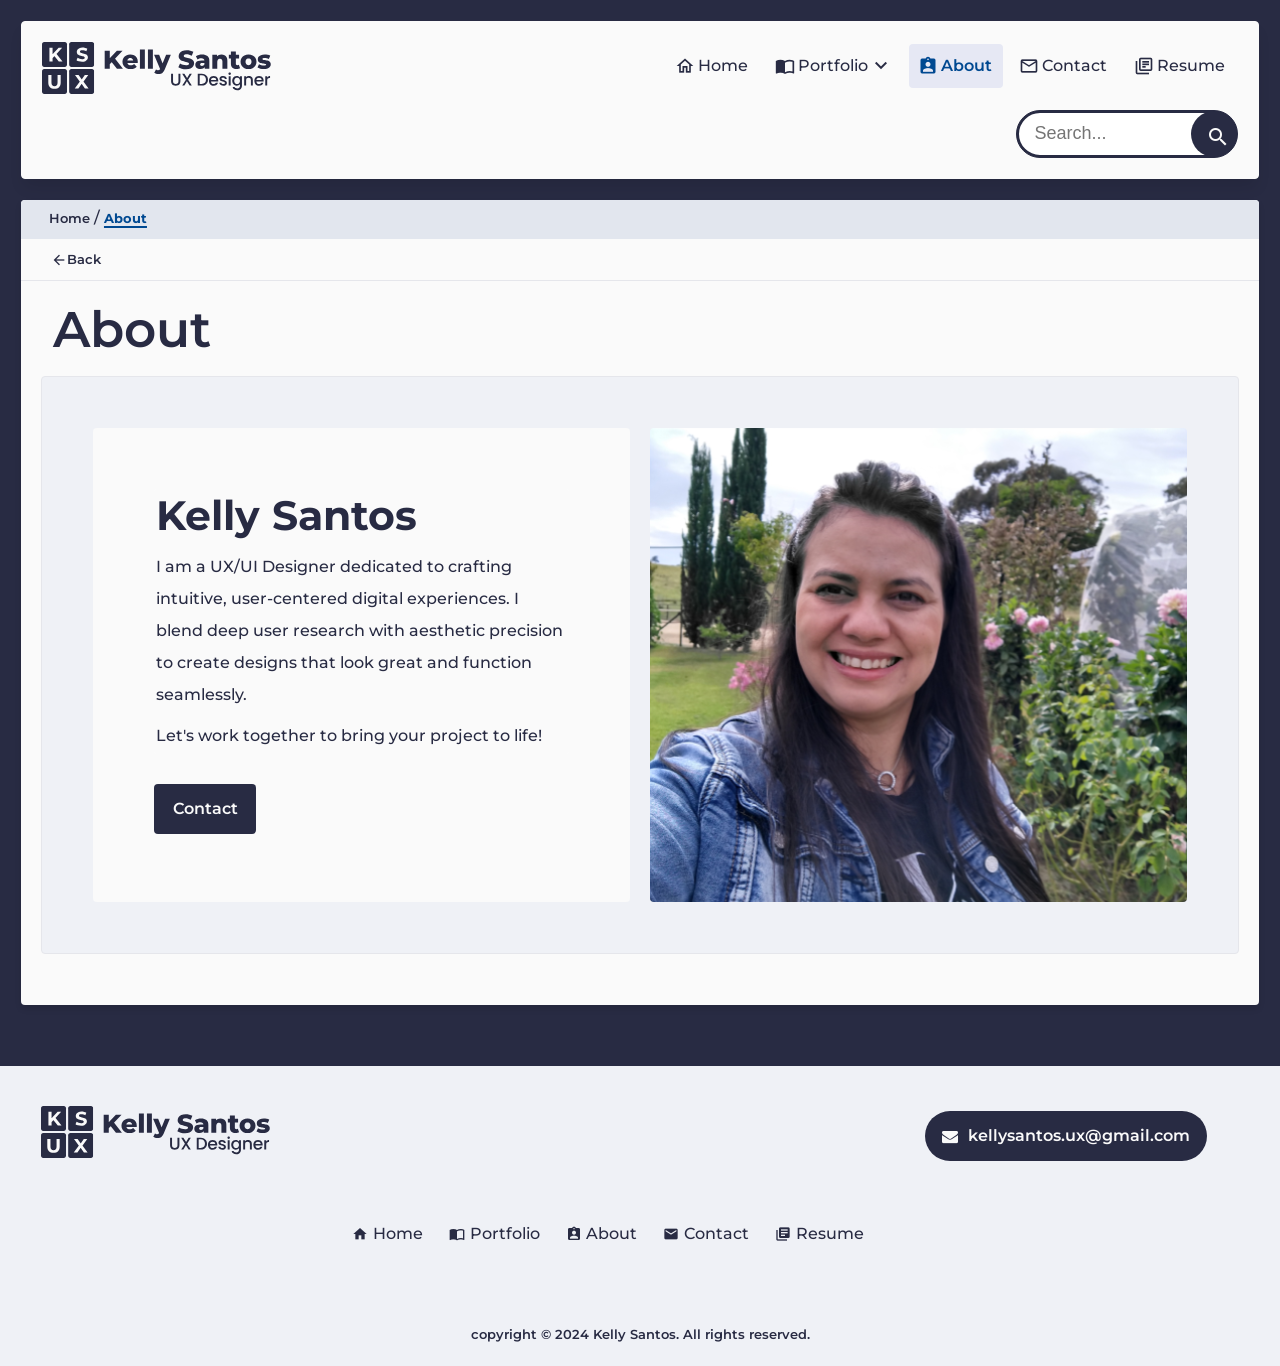
<file: about.html>
<!DOCTYPE html>
<html lang="en">


<head>
  <meta charset="UTF-8">
  <meta http-equiv="X-UA-Compatible" content="IE=edge">
  <meta name="viewport" content="width=device-width, initial-scale=1.0">
  <title>About</title>
  <link rel="icon" type="image/svg" href="Assets/logo/01-ksux-favicon.svg">
  <link rel="stylesheet" href="Style/rootPrimary.css">
  <link rel="stylesheet" href="Style/bodyPrimary.css">
  <link rel="stylesheet" href="Style/header.css">
  <link rel="stylesheet" href="Style/mainMenu.css">
  <link rel="stylesheet" href="Style/menu.css">
  <link rel="stylesheet" href="Style/menu2.css">
  <link rel="stylesheet" href="Style/breadcrumb.css">
  <link rel="stylesheet" href="Style/mainPrimary.css">
  <link rel="stylesheet" href="Style/search.css">
  <link rel="stylesheet" href="Style/back-button.css">
  <link rel="stylesheet" href="Style/mainSection.css">
  <link rel="stylesheet" href="Style/cta-dark.css">

  <link rel="stylesheet" href="Style/about.css">

  <link rel="stylesheet" href="Style/contactMemail.css">

  <link rel="stylesheet" href="Style/bottomNav.css">
  <link rel="stylesheet" href="Style/footerLight.css">
  <link rel="stylesheet" href="Style/bottomNav.css">

  <link rel="stylesheet" href="https://cdnjs.cloudflare.com/ajax/libs/font-awesome/4.7.0/css/font-awesome.min.css">
  <link rel="stylesheet" href="Style/footerNav.css">
  <link href="https://fonts.googleapis.com/icon?family=Material+Icons" rel="stylesheet">
  <link href="https://fonts.googleapis.com/icon?family=Material+Icons+Outlined" rel="stylesheet">

</head>

<body class="body_aboutMe">

  <!-- header_container -->
  <div class="header_container">
    <!-- Header-->
    <header>

      <!-- logo -->
      <a class="a logo" href="index.html">
        <img src="Assets/logo/00-logo-dark.svg" alt="Kelly Santos Logo.">
      </a>

      <!-- logo -->
      <a class="a logo_light" href="index.html">
        <img src="Assets/logo/00-logo-light.svg" alt="Kelly Santos Logo.">
      </a>
      <!-- logo-->

      <!--rightContainer-->
      <div class="rightContainer">

        <!-- nav -->
        <nav>

          <!-- menu__main -->
          <ul class="menu__main">
            <!-- menu__toggle -->
            <li class="menu__toggle__wrap">

              <!-- menu__list-->
              <ul class="menu__list">

                <li class="menu__item">
                  <a class="menu__link" href="index.html">
                    <span class="menu__span"><i class="material-icons-outlined">home</i>
                      Home
                    </span>
                  </a>
                </li>

                <li class="menu__item --has-submenu">

                  <a class="menu__link" href="portfolio.html">
                    <span class="menu__span"> <i class="material-icons-outlined">import_contacts</i> Portfolio
                    </span>
                    <span class="menu__span-dropdown"><i class="material-icons">keyboard_arrow_down</i> </span></a>

                  <!-- submenu -->
                  <ul class="submenu">

                    <li class="submenu__item"> <a class="submenu__link" href="bee-protectors-website.html">Bee
                        Protectors
                        Website</a>
                    </li>

                    <li class="submenu__item"> <a href="box-hill-art-school-app.html" class="submenu__link">Box Hill
                        Art School
                        App </a> </li>

                    <li class="submenu__item"> <a href="cafeteria-app.html" class="submenu__link">Cafeteria App</a>
                    </li>
                  </ul>
                  <!-- submenu -->
                </li>

                <li class="menu__item">
                  <a class="menu__link --active" href="about.html">
                    <span class="menu__span"><i class="material-icons">assignment_ind</i>
                      About
                    </span>
                  </a>
                </li>

                <li class="menu__item">
                  <a class="menu__link" href="contact.html">
                    <span class="menu__span"> <i class="material-icons-outlined">email</i>
                      Contact
                    </span>
                  </a>
                </li>

                <li class="menu__item">
                  <a class="menu__link" href="resume.html">
                    <span class="menu__span"><i class="material-icons-outlined">library_books</i>
                      Resume
                    </span>
                  </a>
                </li>

              </ul>
              <!-- menu__list-->

            </li>
            <!-- menu__toggle -->

          </ul>
          <!-- menu__main -->

        </nav>
        <!-- nav -->



        <!-- Search -->

        <div class="search-wrapper">
          <form class="search-container" action="searchresults.html" method="GET" onsubmit="return validateSearch()">
            <input type="search" id="search-input" name="q" placeholder="Search..." autocomplete="off">
            <button type="submit" class="search-button">
              <i class="material-icons">search</i>
            </button>
          </form>
        </div>

        <!-- Search-link -->

        <a class="search-button-link" href="searchresults.html">
          <i class="material-icons">search</i>
        </a>
        <!-- Search-link -->

        <!-- End Search -->

        <!-- menu2 -->

        <div class="menu2__container">

          <!-- menu2 2 -->
          <span class="menu2__toogle">
            <span class="menu2__span2menu">
              <span class="menu2__toogle-open">
                <i class="material-icons">menu2</i>
              </span>
              <span class="menu2__toogle-close">
                <i class="material-icons">close</i>
              </span>
            </span>
          </span>
          <!-- menu2 2 -->


          <!-- menu2__wrap -->
          <div class="menu2__wrap">

            <!-- menu2__list-->
            <ul class="menu2__list">

              <!-- menu2__item  -->
              <li class="menu2__item ">

                <a class="menu2__link" href="index.html">
                  <span class="menu2__span">
                    <i class="material-icons-outlined">home</i> Home
                  </span>
                </a>

              </li>
              <!-- menu2__item -->


              <!-- menu2__item -->
              <li class="menu2__item --has__submenu2">

                <a class="menu2__link" href="portfolio.html">
                  <span class="menu2__span"> <i class="material-icons-outlined">import_contacts</i>Portfolio
                  </span>
                  <span class="menu2__span-dropdown"><i class="material-icons">keyboard_arrow_down</i>
                  </span></a>

                <!-- submenu2 -->
                <ul class="submenu2">

                  <li class="submenu2__item">
                    <a class="submenu2__link" href="bee-protectors-website.html"> Bee Protectors Website</a>
                  </li>

                  <li class="submenu2__item">
                    <a class="submenu2__link" href="box-hill-art-school-app.html"> Box Hill Art School App</a>
                  </li>

                  <li class="submenu2__item">
                    <a class="submenu2__link" href="cafeteria-app.html"> Cafeteria App</a>
                  </li>

                </ul>
                <!-- submenu2 -->

              </li>


              <!-- menu2__item  -->
              <li class="menu2__item">

                <a class="menu2__link  --active " href="about.html">
                  <span class="menu2__span"><i class="material-icons-outlined"> assignment_ind</i> About
                  </span>
                </a>

              </li>
              <!-- menu2__item  -->

              <!-- menu2__item  -->
              <li class="menu2__item">

                <a class="menu2__link " href="contact.html">
                  <span class="menu2__span"> <i class="material-icons-outlined">email</i> Contact
                  </span>
                </a>

              </li>
              <!-- menu2__item  -->

              <!-- menu2__item  -->
              <li class="menu2__item">

                <a class="menu2__link" href="resume.html">
                  <span class="menu2__span"> <i class="material-icons">library_books</i> Resume
                  </span>
                </a>

              </li>
              <!-- menu2__item --has__submenu2 -->
            </ul>
            <!-- menu2__list-->

          </div>
          <!-- menu2__wrap -->



        </div>
        <!-- menu2 -->


    </header>
    <!-- header -->

  </div>
  <!-- header_container -->

  <!-- main_container -->
  <div class="main_container --main_about">

    <!--main-->
    <main>

      <!--breadcrumb-->
      <div class="container_breadcrumb --new-border_breadcrumb ">
        <ul class="breadcrumb">
          <li><a class="--sm" href="index.html">Home</a></li>
          <li> <a class="active --sm" href="about.html">About</a></li>
        </ul>
      </div>
      <!--breadcrumb-->

      <!--backButton-->
      <div class="backButton">
        <a class="--sm --neutral" href="javascript:void(0)">
          <i class="material-icons"> arrow_back</i>
          Back
        </a>
      </div>
      <!--backButton-->

      <h1>About</h1>
      <!--section-->
      <section class="aboutMe_section"  id="about-section" aria-label="About">
        <!-- containerAboutMe -->
        <div class="containerAboutMe">
          <!-- aboutMe -->


          <div class="aboutMe">

            <!--aboutMe2-->
            <div class="aboutMeimage2">
              <img src="Assets/aboutme/kellySantos.svg" alt="Kelly Santos Logo.">
            </div>
            <!--aboutMe2-->

            <!-- container_description -->
            <div class="container_description">

              <!-- about_description -->
              <div class="about_description">

                <h2 class="bold">Kelly Santos</h2>
                <p>I am a UX/UI Designer dedicated to crafting intuitive, user-centered digital experiences. I blend
                  deep
                  user research with aesthetic precision to create designs that look great and function seamlessly.</p>
                <p>Let's work together to bring your project to life!</p>

              </div>
              <!-- about_description -->

              <!-- ctaLink -->
              <div class="container_link-button">
                <a class="primary" href="contact.html">Contact</a>
              </div>
              <!-- ctaLink -->




            </div>
            <!-- container_description -->
            <!--aboutMeimage-->
            <div class="aboutMeimage">
              <img src="Assets/aboutme/kellySantos.svg" alt="Kelly Santos Logo.">
            </div>
            <!--aboutMeimage-->

          </div>
          <!-- aboutMe -->


          <!-- containerAboutMe -->
        </div>

        <!--sectionHeader-->
      </section>



    </main>
    <!--main-->
  </div>
  <!-- main_container -->
  <!-- bottomNav -->
  <div class="bottomNav">
    <!-- nav -->
    <nav>
      <!-- ul -->
      <ul>
        <li><a href="index.html"><i class="material-icons-outlined">home</i>Home </a></li>
        <li><a href="portfolio.html"><i class="material-icons-outlined">import_contacts</i>Portfolio</a></li>
        <li><a class="active" href="about.html"><i class="material-icons">assignment_ind</i>About</a></li>
        <li><a href="contact.html"><i class="material-icons-outlined">email</i>Contact</a></li>
        <li><a href="resume.html"> <i class="material-icons-outlined"> library_books </i> Resume</a></li>
      </ul>
      <!-- ul -->

    </nav>
    <!-- nav -->

  </div>
  <!-- bottomNav -->


  <footer class="footerLight">

    <!-- brandContact -->
    <div class="brandContact">

      <!-- logo -->
      <a class="a logo" href="index.html">
        <img src="Assets/logo/00-logo-dark.svg" alt="Kelly Santos Logo."> </a>
      <!-- logo-->

      <!-- contact_dark_cta-->
      <div class="contactMemail  --footer">
        <a class="primary" href="mailto:kellysantos.ux@gmail.com"><i class="fa fa-envelope"></i>
          kellysantos.ux@gmail.com</a>
      </div>
      <!-- contact_dark_cta-->
    </div>
    <!-- brandContact -->

    <!-- footerNav -->
    <div class="footerNav">

      <!-- nav -->
      <nav>

        <!-- ul -->
        <ul>
          <li><a href="index.html"><i class="material-icons">home</i>Home</a></li>
          <li><a href="portfolio.html"><i class="material-icons">import_contacts</i>Portfolio</a></li>
          <li><a href="about.html"><i class="material-icons">assignment_ind</i>About</a></li>
          <li><a href="contact.html"><i class="material-icons">email</i>Contact</a></li>
          <li><a href="resume.html"> <i class="material-icons"> library_books </i> Resume</a></li>

        </ul>
        <!-- ul -->

      </nav>
      <!-- nav -->

    </div>
    <!-- footerNav -->

    <!-- Copyright Contact-->
    <small class="sm --b">copyright © 2024 Kelly Santos. All rights reserved. </small>
    <!-- Copyright Contact-->

  </footer>
  <script src="Js/toc.js"></script>
  <script src="Js/toc menu.js"></script>
  <script src="Js/back-navigation-general.js"></script>
  <script src="Js/search.js"></script>
</body>

</html>
</file>
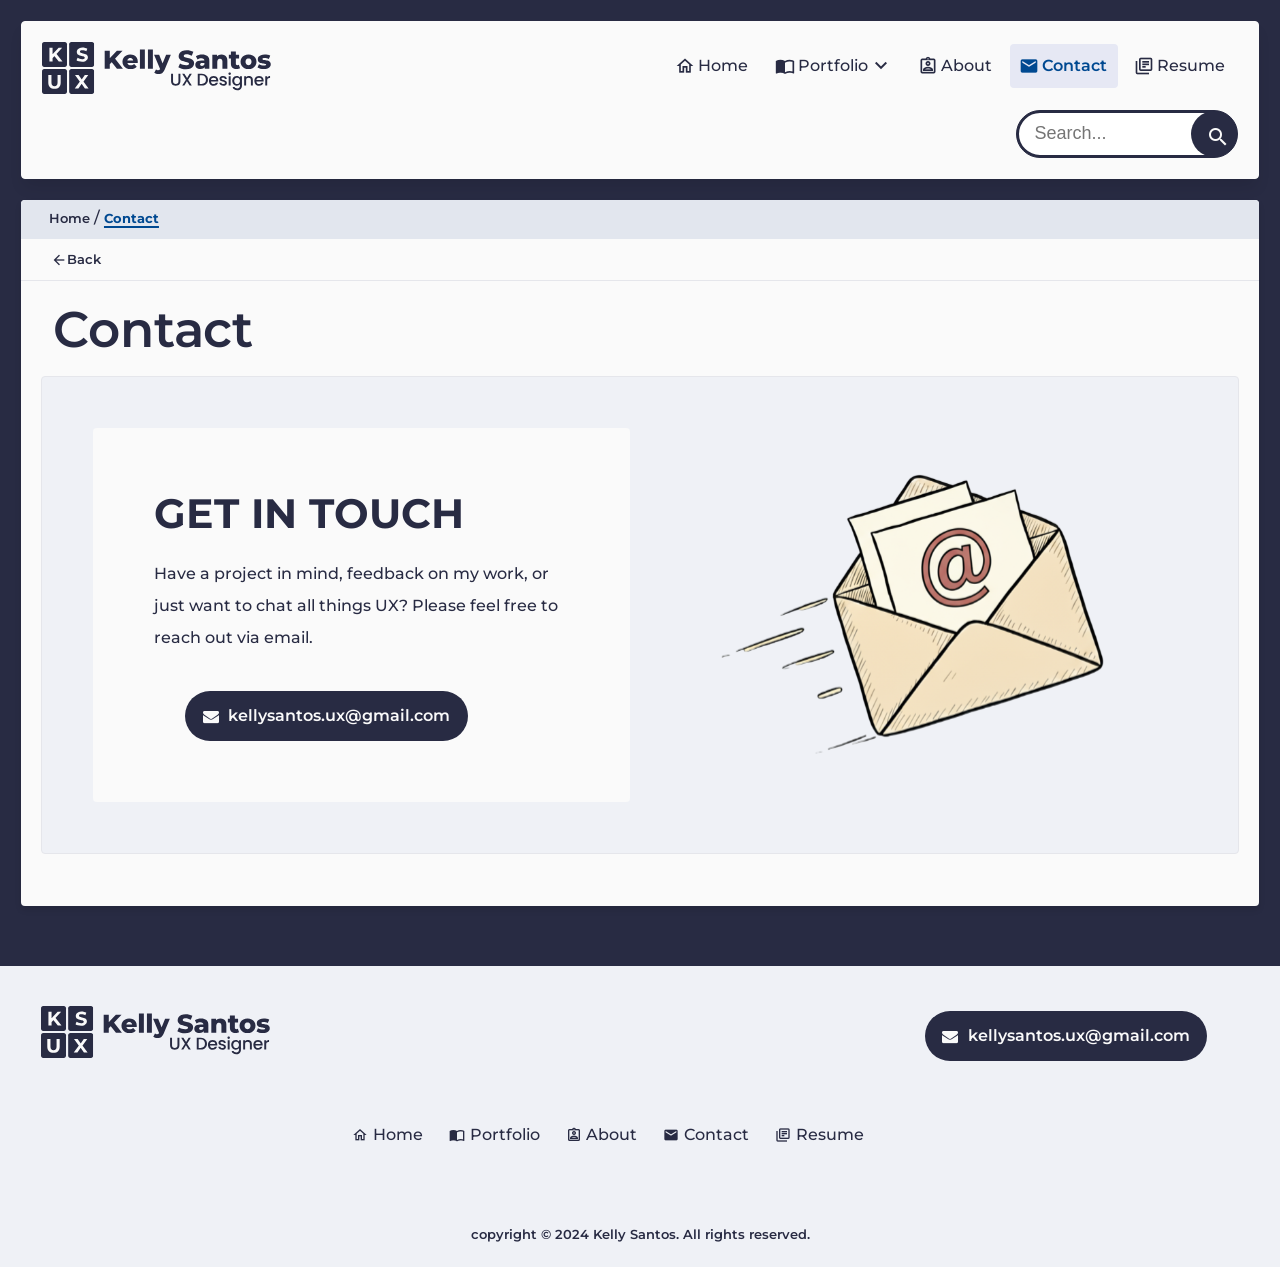
<file: contact.html>
<!DOCTYPE html>
<html lang="en">

<head>
  <meta charset="UTF-8">
  <meta http-equiv="X-UA-Compatible" content="IE=edge">
  <meta name="viewport" content="width=device-width, initial-scale=1.0">
  <title>Contact</title>
  <link rel="icon" type="image/svg" href="Assets/logo/01-ksux-favicon.svg">
  <link rel="stylesheet" href="Style/rootPrimary.css">
  <link rel="stylesheet" href="Style/bodyPrimary.css">
  <link rel="stylesheet" href="Style/header.css">
  <link rel="stylesheet" href="Style/mainMenu.css">
  <link rel="stylesheet" href="Style/menu.css">
  <link rel="stylesheet" href="Style/menu2.css">
  <link rel="stylesheet" href="Style/breadcrumb.css">
  <link rel="stylesheet" href="Style/mainPrimary.css">
  <link rel="stylesheet" href="Style/search.css">
  <link rel="stylesheet" href="Style/back-button.css">
  <link rel="stylesheet" href="Style/mainSection.css">
  <link rel="stylesheet" href="Style/cta-dark.css">

  <link rel="stylesheet" href="Style/contact.css">


  <link rel="stylesheet" href="Style/contactMemail.css">
  <link rel="stylesheet" href="Style/bottomNav.css">
  <link rel="stylesheet" href="Style/footerLight.css">
  <link rel="stylesheet" href="Style/footerNav.css">

  <link rel="stylesheet" href="https://cdnjs.cloudflare.com/ajax/libs/font-awesome/4.7.0/css/font-awesome.min.css">
  <link href="https://fonts.googleapis.com/icon?family=Material+Icons" rel="stylesheet">
      <link href="https://fonts.googleapis.com/icon?family=Material+Icons+Outlined" rel="stylesheet">
</head>

<body class="body_contactMe">

  <!-- header_container -->
  <div class="header_container">

    <!-- Header-->
    <header>

      <!-- logo -->
      <a class="a logo" href="index.html">
        <img src="Assets/logo/00-logo-dark.svg" alt="Kelly Santos Logo.">      </a>


      <!-- logo -->
      <a class="a logo_light" href="index.html">
        <img src="Assets/logo/00-logo-light.svg" alt="Kelly Santos Logo.">      </a>
      <!-- logo-->

      <!--rightContainer-->
      <div class="rightContainer">

        <!-- nav -->
        <nav>

          <!-- menu__main -->
          <ul class="menu__main">
            <!-- menu__toggle -->
            <li class="menu__toggle__wrap">

              <!-- menu__list-->
              <ul class="menu__list">

                <li class="menu__item">
                  <a class="menu__link" href="index.html">
                    <span class="menu__span"><i class="material-icons-outlined">home</i>
                      Home
                    </span>
                  </a>
                </li>

                <li class="menu__item --has-submenu">

                  <a class="menu__link" href="portfolio.html">
                    <span class="menu__span"> <i class="material-icons-outlined">import_contacts</i> Portfolio
                    </span>
                    <span class="menu__span-dropdown"><i class="material-icons">keyboard_arrow_down</i> </span></a>

                  <!-- submenu -->
                  <ul class="submenu">
                    <li class="submenu__item"> <a class="submenu__link" href="bee-protectors-website.html">Bee
                        Protectors
                        Website</a>

                    </li>

                    <li class="submenu__item"> <a href="box-hill-art-school-app.html" class="submenu__link">Box Hill
                        Art School
                        App </a> </li>


                    <li class="submenu__item"> <a href="cafeteria-app.html" class="submenu__link">Cafeteria App</a>
                    </li>
                  </ul>
                  <!-- submenu -->
                </li>

                <li class="menu__item">
                  <a class="menu__link" href="about.html">
                    <span class="menu__span"><i class="material-icons-outlined">assignment_ind</i>
                      About
                    </span>
                  </a>
                </li>

                <li class="menu__item">
                  <a class="menu__link --active" href="contact.html">
                    <span class="menu__span"> <i class="material-icons">email</i>
                      Contact
                    </span>
                  </a>
                </li>

                <li class="menu__item">
                  <a class="menu__link" href="resume.html">
                    <span class="menu__span"><i class="material-icons-outlined">library_books</i>
                      Resume
                    </span>
                  </a>
                </li>

              </ul>
              <!-- menu__list-->

            </li>
            <!-- menu__toggle -->

          </ul>
          <!-- menu__main -->

        </nav>
        <!-- nav -->



        <!-- Search -->

        <div class="search-wrapper">
          <form class="search-container" action="searchresults.html" method="GET" onsubmit="return validateSearch()">
            <input type="search" id="search-input" name="q" placeholder="Search..." autocomplete="off">
            <button type="submit" class="search-button">
              <i class="material-icons">search</i>
            </button>
          </form>
        </div>
        
        <!-- Search-link -->

        <a class="search-button-link" href="searchresults.html">
          <i class="material-icons">search</i>
        </a>

        <!-- Search-link -->
        <!-- End Search -->

        <!-- menu2 -->

        <div class="menu2__container">

          <!-- menu2 2 -->
          <span class="menu2__toogle">
            <span class="menu2__span2menu">
              <span class="menu2__toogle-open">
                <i class="material-icons">menu2</i>
              </span>
              <span class="menu2__toogle-close">
                <i class="material-icons">close</i>
              </span>
            </span>
          </span>
          <!-- menu2 2 -->


          <!-- menu2__wrap -->
          <div class="menu2__wrap">

            <!-- menu2__list-->
            <ul class="menu2__list">

              <!-- menu2__item --has__submenu2 -->
              <li class="menu2__item ">

                <a class="menu2__link" href="index.html">
                  <span class="menu2__span">
                    <i class="material-icons-outlined">home</i> Home
                  </span>
                </a>


              </li>
              <!-- menu2__item --has__submenu2 -->


              <!-- menu2__item --has__submenu2 -->
              <li class="menu2__item --has__submenu2">

                <a class="menu2__link" href="portfolio.html">
                  <span class="menu2__span"> <i class="material-icons">import_contacts</i>Portfolio
                  </span>
                  <span class="menu2__span-dropdown"><i class="material-icons">keyboard_arrow_down</i>
                  </span></a>

                <!-- submenu2 -->
                <ul class="submenu2">

                  <li class="submenu2__item">
                    <a class="submenu2__link" href="bee-protectors-website.html"> Bee Protectors Website</a>
                  </li>


                  <li class="submenu2__item">
                    <a class="submenu2__link" href="box-hill-art-school-app.html"> Box Hill Art School App</a>
                  </li>  


                  <li class="submenu2__item">
                    <a class="submenu2__link" href="cafeteria-app.html"> Cafeteria App</a>
                  </li>

                </ul>
                <!-- submenu2 -->

              </li>


              <!-- menu2__item --has__submenu2 -->
              <li class="menu2__item">

                <a class="menu2__link" href="about.html">
                  <span class="menu2__span"><i class="material-icons-outlined"> assignment_ind</i> About
                  </span>
                </a>

              </li>
              <!-- menu2__item --has__submenu2 -->

              <!-- menu2__item --has__submenu2 -->
              <li class="menu2__item  ">

                <a class="menu2__link --active" href="contact.html">
                  <span class="menu2__span"> <i class="material-icons">email</i> Contact
                  </span>
                </a>

              </li>
              <!-- menu2__item --has__submenu2 -->

              <!-- menu2__item --has__submenu2 -->
              <li class="menu2__item">

                <a class="menu2__link" href="resume.html">
                  <span class="menu2__span"> <i class="material-icons-outlined">library_books</i> Resume
                  </span>
                </a>

              </li>
              <!-- menu2__item --has__submenu2 -->
            </ul>
            <!-- menu2__list-->

          </div>
          <!-- menu2__wrap -->



        </div>
        <!-- menu2 -->
    </header>
    <!-- header -->

  </div>
  <!-- header_container -->

  <!-- main_container -->
  <div class="main_container --main_contact">

    <!--main-->
    <main>

      <!--breadcrumb-->
      <div class="container_breadcrumb --new-border_breadcrumb ">
        <ul class="breadcrumb">
          <li><a class="--sm" href="index.html"> Home</a></li>
          <li> <a class="active --sm" href="contact.html">Contact</a></li>
        </ul>
      </div>
      <!--breadcrumb-->


      <!--backButton-->
      <div class="backButton">
        <a class="--sm --neutral" href="javascript:void(0)">
          <i class="material-icons"> arrow_back</i>
          Back
        </a>
      </div>
      <!--backButton-->
      <h1>Contact</h1>

      <section class="contactMe_section"  id="contact-section" aria-label="Contact">
        <!-- containerContactMe -->
        <div class="containerContactMe">
          <!-- contactMe -->


          <div class="contactMe">

            <!--contactMe2-->
            <div class="contactMeimage2">
              <img src="Assets/00-contact2.svg"
                alt="An illustration shows a light-colored envelope in motion, with two white papers sticking out. The top paper has a large, red 'at' symbol (@) on it.The background is a cool-toned, dark gray with a slight hint of blue.">

            </div>
            <!--contactMe2-->

            <!-- description -->
            <div class="description">

                              <h2 class="bold">GET IN TOUCH</h2>

                <p> Have a project in mind, feedback on my work, or just want to chat all things UX? Please feel free to
                  reach out via email.</p>


                <!-- contact_dark_cta-->
                <div class="contactMemail">
                  <a class="primary" href="mailto:kellysantos.ux@gmail.com"><i class="fa fa-envelope"></i>
                    kellysantos.ux@gmail.com</a>
                </div>
                <!-- contact_dark_cta-->

            </div>
            <!-- description -->
             

            <!--contactMeimage-->
            <div class="contactMeimage">
                     <img src="Assets/00-contact2.svg"
                alt="An illustration shows a light-colored envelope in motion, with two white papers sticking out. The top paper has a large, red 'at' symbol (@) on it.The background is a cool-toned, dark gray with a slight hint of blue.">

            </div>
            <!--contactMeimage-->


          </div>
          <!-- description -->

        </div>
        <!-- contactMe -->


        <!-- containerContactMe -->
  </div>

  <!--sectionHeader-->
</section>
  
  
      
    </main>
    <!--main-->

  </div>
  <!-- main_container -->

  <!-- bottomNav -->
  <div class="bottomNav">
    <!-- nav -->
    <nav>
      <!-- ul -->
      <ul>
        <li><a href="index.html"><i class="material-icons-outlined">home</i>Home</a></li>
        <li><a href="portfolio.html"><i class="material-icons-outlined">import_contacts</i>Portfolio</a></li>
        <li><a href="about.html"><i class="material-icons-outlined">assignment_ind</i>About</a></li>
        <li><a class="active" href="contact.html"><i class="material-icons">email</i>Contact</a></li>
        <li><a href="resume.html"> <i class="material-icons-outlined"> library_books </i> Resume</a></li>
      </ul>
      <!-- ul -->


    </nav>
    <!-- nav -->

  </div>
  <!-- bottomNav -->


  <footer class="footerLight">

    <!-- brandContact -->
    <div class="brandContact">

      <!-- logo -->
      <a class="a logo" href="index.html">
        <img src="Assets/logo/00-logo-dark.svg" alt="Kelly Santos Logo.">
            </a>
      <!-- logo-->

      <!-- contact_dark_cta-->
      <div class="contactMemail --footer">
        <a class="primary" href="mailto:kellysantos.ux@gmail.com"><i class="fa fa-envelope"></i>
          kellysantos.ux@gmail.com</a>
      </div>
      <!-- contact_dark_cta-->
    </div>
    <!-- brandContact -->

    <!-- footerNav -->
    <div class="footerNav">

      <!-- nav -->
      <nav>

        <!-- ul -->
        <ul>
          <li><a href="index.html"><i class="material-icons-outlined">home</i>Home</a></li>
          <li><a href="portfolio.html"><i class="material-icons-outlined">import_contacts</i>Portfolio</a></li>
          <li><a href="about.html"><i class="material-icons-outlined">assignment_ind</i>About</a></li>
          <li><a href="contact.html"><i class="material-icons">email</i>Contact</a></li>
          <li><a href="resume.html"> <i class="material-icons-outlined"> library_books </i> Resume</a></li>

        </ul>
        <!-- ul -->

      </nav>
      <!-- nav -->

    </div>
    <!-- footerNav -->

    <!-- Copyright Contact-->
    <small class="sm --b">copyright © 2024 Kelly Santos. All rights reserved. </small>
    <!-- Copyright Contact-->

  </footer>
  <script src="Js/toc.js"></script>
  <script src="Js/toc menu.js"></script>
  <script src="Js/back-navigation-general.js"></script>
  <script src="Js/search.js"></script>
</body>
</html>
</file>
<file: Style/rootPrimary.css>
@import url('https://fonts.googleapis.com/css2?family=Montserrat:ital,wght@0,100..900;1,100..900&display=swap');

* {
  box-sizing: border-box;
}

/**
 * ==========================================================================
 * DESIGN SYSTEM TOKENS
 * Project: Kelly Santos Portfolio
 * ==========================================================================
 */
                 
:root {

/* 1. COLORS */
/* --- Primitives (Base Palette) --- */
/* Neutrals & Grays */
--gray-25: hsl(0, 0%, 99.5%);    
--gray-50: hsl(0, 0%, 98%);     /*ultra-light-neutral-gray, very-light-shade-blue-magenta, very-light-shade-gray */
--gray-100: hsl(340, 27%, 98%);    /*very-light-shade-red */
--gray-200: hsl(231, 15%, 91%);    /*light-shade-blue-magenta */
--gray-300: hsl(108, 6%, 83%);    /*light-shade-green-cyan */
--gray-500: hsl(230, 3%, 40%);    /*medium-dark-shade-gray */
--gray-800: hsl(236, 13%, 21%);    /*dark-shade-gray */
--gray-900: hsl(235, 28%, 8%);    /*dark-desaturate-blue-gray */
--white: hsl(0, 0%, 100%);

/* Blues */
--blue-15: hsl(240, 11%, 93%);    
--blue-25: hsl(240, 10%, 96%);     /*very-light-shade-blue-magenta-darken */
--blue-50: hsl(231, 39%, 93%);     /*light-shade-blue */
--blue-100: hsl(240, 28%, 95%);    /*very-light-shade-blue */

--blue-200: #eff1f6;    /*very-light-shade-cyan-blue */
--blue-250: #e2e6ee;    
--blue-300: hsl(231, 14%, 80%);    /*light-shade-cyan-blue */
--blue-400: hsl(233, 30%, 89%);    /*very-light-shade-orange */
--blue-500: hsl(234, 40%, 50%);    /*medium-dark-shade-cyan-blue */
--blue-600: hsl(205, 74%, 38%);    /*shade-cyan-blue */
/* --blue-650: #2E446F;  */
 /* --blue-650: #2750A2; */
/* --blue-650: #1748ab;  */
--blue-650:#004991;
--blue-900: #282B43;    /*deep-near-black-shade-navy-blue, very-dark-shade-blue */

/* Slates */
--slate-700: #535468; /* medium dark shade of blue*/

/* Browns / Warms */
--brown-50: #F0EAE5;    /*very-light-shade-brown */
--brown-200: #E5E2E1;   /*very-light-shade-red-orange */
--brown-500: #FFB24D;   /*medium-light-shade-brown */

/* Greens */
--green-50: hsl(144, 28%, 93%);    /*very-light-shade-green-cyan */
--green-100: hsl(75, 20%, 96%);   /*light-shade-yellow-green */

/* Reds */
--red-500: #FB5061;     /*medium-light-shade-red */

/* 26 web-safe link-contrast colors pass at 3:1 vs black and 5:1 vs. white */

/* Reds & Pinks */

--link-red-dark: #CC0000;
--link-red-pink: #CC0033;
--link-magenta: #CC0066;
--link-deep-pink: #CC0099;
--link-red-orange: #CC3300;
--link-soft-red: #CC3333;

/* Purples & Violets */

--link-purple-deep: #9900CC;
--link-violet-dark: #6600FF;
--link-violet: #9900FF;
--link-purple-pink: #993366;
--link-purple: #993399;
--link-purple-light: #9933CC;
--link-brand-blue: #3333FF;
--link-indigo: #6633FF;

/* Greens & Earth Tones */

--link-green-olive: #336600;
--link-olive: #666600;
--link-green-muted: #336633;
--link-khaki-muted: #666633;

/* Blues, Teals & Greys */

--link-teal-dark: #006666;
--link-teal-muted: #336666;
--link-grey: #666666;
--link-blue-teal: #006699;
--link-blue-muted: #336699;
--link-blue-grey: #666699;
--link-blue-deep: #0066CC;
--link-blue-royal: #3366CC;

/* 2. SEMANTIC TOKENS */
  /* Layout & Page Canvas Backdrops */

  /* Body background */
  --bg-body-dark: var(--blue-900);            
  --bg-body-light: var(--gray-50);            
  --bg-body-mobile: var(--blue-50); 
    --bg-body-x-light: var(--gray-25);          

  /* Main background */
  --bg-main-dark: var(--blue-900);            
  --bg-main-light: var(--gray-50);    
    --bg-main-x-light: var(--white);               
  --bg-main-mobile: var(--blue-50);    
    --bg-main-secondary-light: var(--blue-200); 

  /* Section background */
  --bg-section-primary-dark: var(--blue-900);            
  --bg-section-primary-light: var(--gray-50);            
  --bg-section-secondary-light: var(--blue-200); 

    --bg-section-primary-x-light: var(--white);     

    /* Article background */
  --bg-article-primary-dark: var(--blue-900);            
  --bg-article-primary-light: var(--gray-50);            
  --bg-article-secondary-light: var(--blue-200); 
  
  /* div background */
  --bg-div-primary-dark: var(--blue-900);            
  --bg-div-primary-light: var(--gray-50);            
  --bg-div-secondary-light: var(--blue-200); 
    --bg-div-tertiary-light: var(--blue-250); 
    --bg-div-quaternary-light: var(--blue-300); 
    --bg-div-fiftnary-light: var(--link-teal-muted); 
  
  /* Banner background */
  --bg-banners-primary-dark: var(--blue-900);            
  --bg-banners-primary-light: var(--gray-50); 
  --bg-banners-secondary-dark: var(--blue-900);            
  --bg-banners-secondary-light: var(--blue-200);   
  --bg-banners-primary-x-light: var(--white);   
  --bg-banners-tertiary-light: var(--gray-200); 
    --bg-banners-quaternary-light: var(--gray-200); 

  /* cards background */
  --bg-cards-primary-dark: var(--blue-900);            
  --bg-cards-primary-light: var(--gray-50); 
  --bg-cards-primary-x-light: var(--white); 
  --bg-cards-secondary-dark: var(--blue-900);            
  --bg-cards-secondary-light: var(--blue-200);   
 
  /* navigation */
  --bg-header: var(--gray-50); 
  --bg-bottom-navigation-light: var(--gray-50); 
  --bg-footer-light: var(--gray-50);   
  --bg-footer-medium: var(--blue-50);    
  --bg-footer-dark: var(--gray-900); 
  --bg-footer-blue-light: var(--blue-200);   

  /*breadcrumbs */             
  --bg-navigation-primary-light: var(--gray-200);              
  --bg-navigation-secondary-light: var(--blue-200);  

  /* icons */
  --icon-dark: var(--blue-900);            
  --icon-light: var(--gray-50);    
  
    --icon-x-light: var(--white);      
  --icon-gray: var(--gray-500);     
  --icon-blue: var(--blue-650);     
  --icon-blue-active: var(--blue-650);     

  /* component*/
  --surface-component-light: var(--gray-50);           
  --surface-component-dark: var(--blue-900);          
  --component-dark: var(--blue-900);          
  --bg-component-primary-light: var(--gray-50); 
  --bg-component-primary-green: var(--gray-300); 
  --component-dark-secondary: var(--blue-600); 
  --bg-component-secondary-green: var(--gray-100); 
  --bg-component-secondary-light: var(--blue-25); 
  --bg-component-secondary-dark: var(--blue-300); 
  --bg-component-tertiary-light: var(--blue-200); 
  --bg-component-primary-brown: var(--brown-50); 
  --bg-component-secondary-brown: var(--brown-500); 
  --bg-component-tertiary-brown: var(--brown-200); 
  --bg-component-quinary-light: var(--gray-100); 
  --bg-component-blue-light: var(--blue-250); 
     --bg-component-blue-active: var(--link-blue-muted);    
     
  /* Typography Hierarchy */

  /* Major editorial page headings and case study titles */
    --text-title-primary-dark: var(--gray-900); 
    --text-title-secondary-dark: var(--blue-900);             
    --text-title-light: var(--gray-50);    
        --text-title-primary-blue: var(--blue-800); 

    /* Core body paragraphs, list details, table content */
    --text-main-dark: var(--blue-900);   
        --text-main-dark: var(--blue-800);               
    --text-main-light: var(--gray-50);  
    --text-x-light: var(--white);              
    --text-main-gray: var(--gray-500);     
    --text-main-primary-dark: var(--gray-900);     
    --text-main-secondary-dark: var(--blue-900); 
    --text-highlighted-blue: var(--blue-600);/* text highlighted */
    --text-highlighted-red: var(--red-500);/* text highlighted */

    /* anchor */
    --text-anchor-dark: var(--blue-900);          
    --text-anchor-light: var(--gray-50);    
    --text-anchor--x-light: var(--white);            
    --text-anchor-gray: var(--gray-500);  
    --text-anchor-dark-secondary: var(--gray-800);        
    --text-anchor-blue: var(--blue-650);/* text highlighted */

     --text-anchor-blue-muted: var(--link-blue-muted);   
     --text-anchor-purple-light: var(--link-purple-light ); 
  /* text ? */  
  --text-muted: var(--gray-500);           /* Captions, metadata timelines, dates, breadcrumbs, copyrights */
  --text-link: var(--blue-600);            /* Active inline text hyperlinks or action arrows */
  --text-inverse: var(--white);            /* Content resting over dark headers or dark action buttons */


  /* Action Elements & Navigation Controls */

  /* Backgrounds Action Elements & Navigation Controls */
  --action-primary-bg-dark: var(--blue-900);    /* Solid button background (Contact CTA, Search submit button) */
  --action-primary-bg-gray: var(--gray-50);    /* Solid button background (Contact CTA, Search submit button) */
  --action-primary-bg-active: var(--blue-900);    /* Solid button background (Contact CTA, Search submit button) */
  --action-tertiary-bg-active: var(--blue-300);    /* Solid button background (Contact CTA, Search submit button) */
  --action-primary-bg-x-light: var(--white);    /* Solid button background (Contact CTA, Search submit button) */
  --action-tertiary-bg-light: var(--blue-200);    /* Solid button background (Contact CTA, Search submit button) */
--action-primary-bg-slate: var(--slate-700);    /* Solid button background (Contact CTA, Search submit button) */
  /* States Action Elements & Navigation Controls */
  --action-search-fill: var(--white);      /* Inside background fill for search pill text fields */
  --action-item-hover: var(--blue-200);    
  
  /* Soft background lists */
  --action-item-primary-dark: var(--blue-900);     
  --action-item-primary-light: var(--gray-50);     
  --action-item-primary-gray: var(--gray-500);     
  --action-item-secondary-light: var(--blue-200); 
  --action-item-quaternary-light: var(--blue-50);      

  /* Borders, Lines & Grid Framing */
  
  /* Borders body */
  --border-body-dark: var(--blue-900);            /* Body background */
  --border-body-light: var(--gray-50);            /* Body background */
  --border-body-mobile: var(--blue-50);            /* Body background small devices */
  
  /* Borders navigation */
  --border-header-dark:  var(--blue-900);     
  --border-header: var(--gray-50);              
  --border-header-mobile: var(--blue-50);            
  --border-bottom-navigation-light: var(--gray-50);              
      

  /* Section Borders, Lines & Grid Framing */
  --border-section-primary-light: var(--gray-50);  
  --border-section-secondary-light: var(--blue-200);    
  --border-section-secondary-dark: var(--blue-400);        
  --border-section-secondary-light-hover: var(--blue-200);  
  

  /* Banner Borders */
  --border-banner-primary-light: var(--gray-50);  
  --border-banner-secondary-light: var(--blue-200);   
  --border-banner-secondary-dark: var(--blue-400);        
  --border-banner-secondary-light-hover: var(--blue-200);  
  --border-banner-tertiary-light: var(--blue-200);  

  /* div Border*/
  --border-div-primary-dark: var(--blue-900);   
  --border-div-primary-light: var(--gray-50);    
  --border-div-item-light: var(--blue-300);  
--border-div-primary-brown: var(--brown-200);    

  /* Card's Border, Lines & Grid Framing */
  --border-card-secondary-light: var(--blue-200);  
    --border-card-primary-x-light: var(--white);  

  --border-light: var(--gray-100);         /* Ultra-faint separating layout lines */
  --border-card: var(--gray-200);          /* Structural container cards, sticky sidebars, panel limits */
  --border-grid: var(--blue-100);          /* Inner layout dividers inside tables and research matrices */
  --border-input: var(--gray-900);         /* High-visibility bounding outline around active text inputs */
  --border-focus: var(--blue-500);         /* Vibrant accessibility outline for focused interactive elements */
  
  /* Component's Border*/
  --border-component-item-light: var(--blue-300); 

  --border-component-primary-dark: var(--blue-900);   
  --border-component-primary-light: var(--gray-50); 
  --border-component-primary-green: var(--gray-300); 
  --border-component-primary-brown: var(--brown-50); 
  --border-component-primary-red: var(--red-500); 
   --border-component-secondary-blue: var(--blue-650);

  --border-component-secondary-light: var(--blue-25); 
  --border-component-secondary-dark: var(--blue-400); 
  --border-component-secondary-green: var(--gray-100); 
  --border-component-dark-secondary: var(--blue-600); 
  --border-component-secondary-brown: var(--brown-500); 

  --border-component-tertiary-brown: var(--brown-200); 
  --border-component-tertiary-light: var(--blue-200); 
  --border-component-quaternary-light: var(--blue-300); 
  --border-component-quinary-light: var(--gray-100); 

  

  /* Borders Action Elements & Navigation Controls */
  --border-action-primary-dark: var(--blue-900);   
  --border-action-primary-light: var(--gray-50); 
   --border-action-primary-gray: var(--gray-200); 
   --border-action-primary-gray-hover: var(--gray-200); 
   --border-action-item-light: var(--blue-300);  
   --border-action-secondary-light: var(--blue-200);
   --border-action-secondary-dark: var(--blue-400);   
  --border-action-primary-light-hover: var(--gray-50);     
  --border-action-secondary-light-hover: var(--blue-200);   
  --border-action-primary-dark-hover: var(--blue-900);   
  --border-action-tertiary-red-hover: var(--red-500);   
  --border-action-quaternary-light: var(--blue-50);  
   --border-action-secondary-blue: var(--blue-650);
   --border-action-blue-hover: var(--blue-650);   
   --border-blue-active: var(--link-blue-muted);     
  
 /* outlines*/
  --outline-action-primary-dark: var(--blue-900);    /* Outline (Contact CTA, Search submit button) */
  --outline-action-primary-dark-hover: var(--blue-900);    /* Outline (Contact CTA, Search submit button) */
  --outline-action-secondary-dark: var(--blue-600);    /* Outline (Contact CTA, Search submit button) */
  --outline-action-secondary-dark-hover: var(--blue-600);    /* Outline (Contact CTA, Search submit button) */

    /* Component's outlines*/
  --outline-component-primary-dark: var(--blue-900);   
  --outline-component-primary-light: var(--gray-50);    
  --outline-component-item-light: var(--blue-300);  
  --outline-component-secondary-dark-hover: var(--blue-400);   
 /* outlines-Offset*/
  --outline-offset-action-primary-dark: var(--blue-900);    /* Outline (Contact CTA, Search submit button) */
  --outline-offset-action-primary-dark-hover: var(--blue-900);    /* Outline (Contact CTA, Search submit button) */

   /* underline*/
  --underline-red: var(--red-500);    /* Outline (Contact CTA, Search submit button) */

  /* Accents, Infographics & System Status */
  --accent-brand: var(--blue-500);         /* Primary brand color for process phase indicators or tags */
  --accent-warm: var(--brown-500);          /* Secondary emphasis markers, sticky notes, or highlights */
  --accent-graphic: var(--red-500);        /* Structural graphic accents for vectors or key pain points */
  --status-error: var(--red-500);          /* Invalid form validation input rings or warning boxes */
  --status-success: var(--green-50);       /* Form confirmation message panel backdrops */
  
  /* 3. TYPOGRAPHY SCALES */
  /* Typography */
  --primary-font: "Montserrat", sans-serif;

  /* Scale: 1.067 minor second */
  --minor-second-d0: 1.913rem;
  --minor-second-d1: 1.793rem; 
  --minor-second-d2: 1.680rem;
  --minor-second-d3: 1.575rem;
  --minor-second-h1: 1.476rem;
  --minor-second-h2: 1.383rem;
  --minor-second-h3: 1.296rem;
  --minor-second-h4: 1.215rem;
  --minor-second-h5: 1.138rem;
  --minor-second-h6: 1.067rem;
  --minor-second-base: 1.000rem;
  --minor-second-sm: 0.937rem;
  --minor-second-xs: 0.878rem;
  --minor-second-xxs: 0.823rem; 

    /* Scale: 1.125 major second */
  --major-second-d0:  3.247rem;
  --major-second-d1: 2.887rem; 
  --major-second-d2: 2.566rem;
  --major-second-d3: 2.281rem;
  --major-second-h1: 2.027rem;
  --major-second-h2: 1.802rem;
  --major-second-h3: 1.602rem;
  --major-second-h4: 1.424rem;
  --major-second-h5: 1.125rem;
  --major-second-h6: 1.067rem;
  --major-second-base: 1.000rem;
  --major-second-sm: 0.889rem;
  --major-second-xs: 0.790rem;
  --major-second-xxs: 0.702rem; 

    /* Scale: 1.2  minor third) */
  --minor-third-d0: 6.192rem;
  --minor-third-d1: 5.160rem;
  --minor-third-d2: 4.300rem;
  --minor-third-d3: 3.583rem;
  --minor-third-h1: 2.986rem;
  --minor-third-h2: 2.488rem;
  --minor-third-h3: 2.074rem;
  --minor-third-h4: 1.728rem;
  --minor-third-h5: 1.440rem;
  --minor-third-h6: 1.200rem;
  --minor-third-base: 1.000rem;
  --minor-third-sm: 0.833rem;
  --minor-third-xs: 0.694rem;
  --minor-third-xxs: 0.579rem;

  /* Scale: 1.25 major third) */
  --major-third-d00: 7.740rem;
  --major-third-d0: 6.450rem;
  --major-third-d1: 5.375rem; 
  --major-third-d2: 4.479rem;
  --major-third-d3: 3.732rem;
  --major-third-h1: 3.110rem;
  --major-third-h2: 2.592rem;
  --major-third-h3: 2.160rem;
  --major-third-h4: 1.800rem;
  --major-third-h5: 1.500em;
  --major-third-h6: 1.250rem;
  --major-third-base: 1.000rem;
  --px-16: 16px;
  --major-third-sm: 0.800rem;
  --major-third-xs: 0.640rem;
  --major-third-xxs: 0.512rem; 

  /* Desktop-Scale: 1.25 major third) */
  --font-size-d0: var(--major-third-d0);
  --font-size-d1: var(--major-third-d1);
  --font-size-d2: var(--major-third-d2);
  --font-size-d3: var(--major-third-d3);
  --font-size-h1: var(--major-third-h1);
  --font-size-h2: var(--major-third-h2);
  --font-size-h3: var(--major-third-h3);
  --font-size-h4: var(--major-third-h4);
  --font-size-h5: var(--major-third-h5);
  --font-size-h6: var(--major-third-h6);
  --font-size-base: var(--major-third-base);
  --font-size-sm: var(--major-third-sm);
  --font-size-xs: var(--major-third-xs);
  --font-size-xxs: var(--major-third-xxs); 




    /* Print Typography */

  --print-font-size-h1: 2.5rem;
  /* 27.5pt - Main Title */
  --print-font-size-h2: 2.0rem;
  /* 22pt   - Section Head */
  --print-font-size-h3: 1.6rem;
  /* 17.5pt - Subsection */
  --print-font-size-h4: 1.3rem;
  /* 14.5pt - Minor Head */
  --print-font-size-h5: 1.1rem;
  /* 12pt   - Strong Label */
  --print-font-size-h6: 1.0rem;
  /* 11pt   - Bold Detail */
  --print-font-size-base: 1.0rem;
  /* 11pt   - Body Text */
  --print-font-size-sm: 0.85rem;
  /* 9.5pt  - Captions/Tables */
  --print-font-size-xs: 0.75rem;
  /* 8pt    - Fine Print */
  --print-font-size-xxs: 0.65rem;
  /* 7pt    - Minimum Legible */
/* 4. LAYOUT & EFFECTS */
  --font-weight-light: 400;
  --font-weight-base: 500;
  --font-weight-medium: 600;
  --font-weight-bold: 700;
  --font-weight-black: 900;


  --spacing-base: 1.2rem;
  --spacing-lg: 2.5rem;
  --spacing-xl: 3.5rem;
  --spacing-xxl: 4.5rem;
  --spacing-sm: 0.6rem;
  --spacing-xs: 0.300rem;
  --spacing-xxs: 0.150rem;

  /* Padding % */
    --padding-xxl: 6.88%;
  --padding-xl: 4.25%;
  --padding-lg: 2.62%;
  --padding-medium: 3.24%;
  --padding-base: 1.62%;
  --padding-s: 1%;
  --padding-sm: 0.81%;
  --padding-xs: 0.62%;
  --padding-xxs: 0.38%;

  /* Margin % */
  --margin-xxl: 6.88%;
  --margin-xl:4.25%;   
  --margin-lg: 2.62%;
  --margin-medium: 3.24%;
  --margin-base: 1.62%;
  --margin-sm: 1%;
  --margin-xs: 0.81%;
  --margin-xxs: 0.62%;
  --margin-xxxs: 0.38%;

  /* --border radius */
  --border-radius-base: 1rem;
  --border-radius-lg: 2rem;
  --border-radius-sm: 0.5rem;
  --border-radius-xs: 0.250rem;
  --border-radius-xxs: 0.125rem;

  --transition-duration: 0.3s;

  --transition-speed: 0.2s;

  --box-shadow: 0 4px 6px rgba(0, 0, 0, 0.1);
  --box-shadow-hover: 0 6px 12px rgba(0, 0, 0, 0.2);
  --box-shadow-inset: inset 0px 1px 4px 0px rgba(0, 0, 0, 0.1);
  --box-shadow-g: 0 0 1px rgba(0, 0, 0, .08), 0 4px 12px rgba(0, 0, 0, .2);
  --box-shadow-cs: 0 10px 15px -3px rgba(0, 0, 0, 0.1);
  --box-shadow-toc: 0 4px 6px rgba(0, 0, 0, 0.05);










}

@media only screen and (max-width: 1048px) {
 
  :root {
  /* RESPONSIVE OVERRIDES */
  --font-size-d0: var(--minor-third-d0);
  --font-size-d1: var(--minor-third-d1);
  --font-size-d2: var(--minor-third-d2);
  --font-size-d3: var(--minor-third-d3);
  --font-size-h1: var(--minor-third-h1);
  --font-size-h2: var(--minor-third-h2);
  --font-size-h3: var(--minor-third-h3);
  --font-size-h4: var(--minor-third-h4);
  --font-size-h5: var(--minor-third-h5);
  --font-size-h6: var(--minor-third-h6);
  --font-size-base: var(--minor-third-base);
  --font-size-sm: var(--minor-third-sm);
  --font-size-xs: var(--minor-third-xs);
  --font-size-xxs: var(--minor-third-xxs); 
}
}

@media only screen and (max-width: 768px) {
 
  :root {
  /* RESPONSIVE OVERRIDES */
  --font-size-d0: var(--minor-third-d0);
  --font-size-d1: var(--minor-third-d1);
  --font-size-d2: var(--minor-third-d3);
  --font-size-d3: var(--minor-third-d3);

  --font-size-h1: var(--major-third-h1);
  --font-size-h2: var( --major-third-h2);
  --font-size-h3: var(  --major-third-h3);
  
  --font-size-h4: var(--minor-third-h3);
  --font-size-h5: var(--minor-third-h4);
  --font-size-h6: var(--minor-third-h5);
  --font-size-base: var(--minor-third-h6);
  --font-size-sm: var(--minor-third-base);
  --font-size-xs: var(--minor-third-sm);
  --font-size-xxs: var(--minor-third-xs); 


}
}

@media only screen and (max-width: 380px) {
 
  :root {
  /* RESPONSIVE OVERRIDES */
  --font-size-d0: var(--major-second-d0);
  --font-size-d1: var(--major-second-d1);
  --font-size-d2: var(--major-second-d2);
  --font-size-d3: var(--major-second-d3);
  --font-size-h1: var(--major-second-h1);
  --font-size-h2: var(--major-second-h2);
  --font-size-h3: var(--major-second-h3);
  --font-size-h4: var(--major-second-h4);
  --font-size-h5: var(--major-second-h5);
  --font-size-h6: var(--major-second-h6);
  --font-size-base: var(--major-second-base);
  --font-size-sm: var(--major-second-sm);
  --font-size-xs: var(--major-second-xs);
  --font-size-xxs: var(--major-second-xxs); 
}
}
</file>
<file: Style/bodyPrimary.css>
html {
    scroll-behavior: smooth;
}

:focus-visible {
    outline: -webkit-focus-ring-color auto 1px;
    outline: none;
}

body,
.body_homepage,
.body_portfolio,
.body_contactMe,
.body_resume,
.body_aboutMe,
.searchresults {
    display: flex;
    width: 100%;
    min-height: 1dvh;
    margin: 0;
    background-color: var(--bg-body-dark);
    align-items: center;
    justify-content: center;
    flex-direction: column;
    font-family: var(--primary-font);
}


.body_portfolio h1,
.body_contactMe h1,
.body_resume h1,
.body_aboutMe h1,
.body_searchresults h1 {
    margin-top: var(--padding-base);
}

.--neutral {
    color: var(--text-color-neutral);
}


.--link {
    color: var(--link-color);
    text-decoration: underline;
    text-underline-offset: 0.1em;
    text-decoration-thickness: 1px;
    font-size: var(--font-size-base);
    color: var(--text-highlighted-blue);
}

.--link:hover {
    text-decoration: underline;

}

h1,
h2,
h3,
h4,
h5,
h6
figcaption {
    scroll-margin-top: var(--spacing-base);
}

.d0 {
    font-size: var(--font-size-d0);
    font-weight: 900;
    line-height: 1.1;
    letter-spacing: -0.16px;
}

.d1 {
    font-size: var(--font-size-d1);
    font-weight: 800;
    line-height: 1.1
}

.d2 {
    font-size: var(--font-size-d2);
    color: var(--text-title-secondary-dark);
    font-weight: 800;
    line-height: 1.1;
    letter-spacing: -0.16px;
}

h1 {
    font-size: var(--font-size-h1);
    color: var(--text-title-secondary-dark);
    font-family: var(--primary-font);
    font-weight: var(--font-weight-base);
    margin: 0;
    font-weight: var(--font-weight-medium);
    letter-spacing: -0.1rem;
    padding-bottom: var(--padding-base);
    line-height: 1.1;
    letter-spacing: -0.16px;
}



h2 {
    font-size: var(--font-size-h2);
    color: var(--text-title-secondary-dark);
    font-family: var(--primary-font);
    font-weight: var(--font-weight-base);
    margin: 0;
    line-height: 1.2;
}

h3 {
    font-size: var(--font-size-h3);
    color: var(--text-title-secondary-dark);
    font-family: var(--primary-font);
    font-weight: var(--font-weight-base);
    margin: 0;
        line-height: 1.3;
}

h4 {
    font-size: var(--font-size-h4);
    color: var(--text-title-secondary-dark);
    font-family: var(--primary-font);
    font-weight: var(--font-weight-base);
    margin: 0;
            line-height: 1.3;
}

h5 {
    font-size: var(--font-size-h5);
    color: var(--text-title-secondary-dark);
    font-family: var(--primary-font);
    font-weight: var(--font-weight-base);
    margin: 0;
                line-height: 1.4;
}

h6 {
    font-size: var(--font-size-h6);
    color: var(--text-title-secondary-dark);
    font-family: var(--primary-font);
    font-weight: var(--font-weight-base);
    margin: 0;
                    line-height: 1.5;
}



p,
.--base,
.base {
    font-size: var(--font-size-base);
    color: var(--text-main-secondary-dark);
    font-family: var(--primary-font);
    font-weight: var(--font-weight-base);
    margin: 0;
   line-height: 1.618;
    line-height: 2;
}

.--sm,
.sm {
    font-size: var(--font-size-sm);
    color: var(--text-main-secondary-dark);
    font-family: var(--primary-font);
    font-weight: var(--font-weight-base);
    line-height: 1.618;
        line-height: 2;
    margin: 0;
}



figcaption {
    display: flex;
    width: 100%;
    font-size: var(--font-size-h5);
    color: var(--text-title-secondary-dark);
    font-family: var(--primary-font);
    font-weight: var(--font-weight-medium);
    margin: 0;
    line-height: 1.4;
}


li,

span {
    font-size: var(--font-size-base);
    color: var(--text-main-secondary-dark);
    font-family: var(--primary-font);
    font-weight: var(--font-weight-base);
line-height: 1.618;
    margin: 0;
}


table {
    font-size: var(--font-size-base);
    color: var(--text-main-secondary-dark);
    font-family: var(--primary-font);
    font-weight: var(--font-weight-base);
    line-height: 1.618;
    margin: 0;
}




a.toc-submenu__link,
dt,
dd,
a.menu2__link {
    font-size: var(--font-size-sm);
    color: var(--text-main-secondary-dark);
    font-family: var(--primary-font);
    font-weight: var(--font-weight-base);
    line-height: 1.618;
    margin: 0;
}

.--xs {
    font-size: var(--font-size-xs);
    color: var(--text-main-secondary-dark);
    font-family: var(--primary-font);
    font-weight: var(--font-weight-light);
    line-height: 1.5;
    margin: 0;
}

a {
    font-size: var(--font-size-base);
    color: var(--text-main-secondary-dark);
    font-family: var(--primary-font);
    text-decoration: none;
    line-height: 1.618;
    margin: 0;
}


.--s1, .s1 {
    font-size: var(--font-size-h1);
    color: var(--text-title-secondary-dark);
    font-family: var(--primary-font);
    font-weight: var(--font-weight-base);
    margin: 0;
    line-height: 1.1;
    font-weight: var(--font-weight-medium);
}
.--s2, .s2 {
    font-size: var(--font-size-h2);
    color: var(--text-title-secondary-dark);
    font-family: var(--primary-font);
    margin: 0;
    line-height: 1.2;
}

.--s3, .s3 {
    font-size: var(--font-size-h3);
    color: var(--text-title-secondary-dark);
    font-family: var(--primary-font);
    margin: 0;
    line-height: 1.3;
}

.--s4,
.s4 {
    font-size: var(--font-size-h4);
    color: var(--text-title-secondary-dark);
    font-family: var(--primary-font);
    margin: 0;
    line-height: 1.3;
}

.--s5,
.s5 {
    font-size: var(--font-size-h5);
    color: var(--text-title-secondary-dark);
    font-family: var(--primary-font);
    margin: 0;
    line-height: 1.4;
}

.--s6,
.s6 {
    font-size: var(--font-size-h6);
    color: var(--text-title-secondary-dark);
    font-family: var(--primary-font);
    margin: 0;
               line-height: 1.5;

}


b,
.--b,
.b {
    font-weight: var(--font-weight-medium);
}

strong, .--strong {
    font-weight: var(--font-weight-medium);
}

.bold,
.--bold {
    font-weight: var(--font-weight-bold);
}

.black,
.--black {
    font-weight: var(--font-weight-black);
}

   @media only screen and (max-width: 768px) {
body,
.body_homepage,
.body_portfolio,
.body_contactMe,
.body_resume,
.body_aboutMe,
.searchresults {
        min-height: 1dvh;
        background-color: var(--bg-body-x-light);
}


   }


@media print {
    h1 {
        font-size: var(--print-font-size-h1);

    }

    h2 {
        font-size: var(--print-font-size-h2);
    }

    h3 {
        font-size: var(--print-font-size-h3);
    }

    h4 {
        font-size: var(--print-font-size-h4);
    }

    h5 {
        font-size: var(--print-font-size-h5);

    }

    h6 {
        font-size: var(--print-font-size-h6);
    }

    .--s1 {
        font-size: var(--print-font-size-h1);
    }

    .--s3 {
        font-size: var(--print-font-size-h3);
    }

    .--s4,
    .s4 {
        font-size: var(--print-font-size-h4);
    }

    .--s5,
    .s5 {
        font-size: var(--print-font-size-h5);
    }

    .--s6,
    .s6 {
        font-size: var(--print-font-size-h6);
    }


    p,
    .--base,
    .base,
    li,
    span {
        font-size: var(--print-font-size-base);
        line-height: 1.3;
        /* Better for Montserrat on paper */
    }

    table {
        font-size: var(--print-font-size-sm);
    }

    .--sm,
    .sm {
        font-size: var(--print-font-size-sm);
    }

    .--xs {
        font-size: var(--print-font-size-xs);
    }



    figcaption {
        font-size: var(--print-font-size-h4);
    }
}
</file>
<file: Style/header.css>
.header_container {
  display: flex;
  max-width: 1253.11px;
  width: 96.76%;
  height: fit-content;
  flex-direction: row;
  align-items: center;
  justify-content: center;
  background-color: var( --bg-header);
  border: 1.6px solid var(--border-header);
  border-radius: var(--border-radius-xs);
  box-shadow: var(--box-shadow-cs);
  margin-top: var(--padding-base);
  padding: var(--padding-sm) 0;
  z-index: 1000;  
    padding:var(--padding-base) ;

}


header {
  display: flex;
  width: 100%;
  height: fit-content;
  flex-direction: row;
  align-items: center;
  justify-content: space-between;
  background-color: transparent;

}


header>.logo-no-margin {
  display: flex;
  width: fit-content;
  align-items: center;
  justify-content: left;
  margin-bottom: auto;
}

header>.logo {
  display: flex;
  width: fit-content;
  align-items: center;
  justify-content: left;
  margin-bottom: auto;
}

.logo img {
  height: 100%;
  height: 52px;
  object-fit: cover;
}
  a.logo {
    width: fit-content;
    margin-right:auto ;
    height:fit-content;

  }


header>.logo_light {
  display: none;
}

@media only screen and (max-width: 1200px) {
  .logo {
    object-fit: cover;
  }

}

@media only screen and (max-width: 1048px) {
  header {
    align-items: center;
    flex-direction: column;
    gap: var(--spacing-lg);
  }

.logo img {
    height: 52px;
  }

}

@media only screen and (max-width: 768px) {

  .header_container {
    width: 100%;
    box-shadow: none;
    position: fixed;
    top: 0px;
    margin-top: 0;
    /* background-color: var(--bg-body-mobile); */
    /* border-color: var(--border-header-mobile); */
    
    box-shadow: 0 1px 4px 0px rgba(5, 8, 34, 0.2);
        box-shadow: 0px -4px 20px rgba(0, 0, 0, 0.2);
    border-radius: var(--border-radius-base);
    border: 1.6px solid var(--border-bottom-navigation-light);
    background-color: var(--border-bottom-navigation-light);
    padding: 0;
    border-radius: 0;


    background-color: var(--surface-component-dark);
    border-color:var(--border-header-dark) ;
                   box-shadow: 0 8px 6px -6px rgba(87, 100, 112, 0.3);
  }

  header>a {
    display: none;
  }

  header {
    flex-direction: row;
    justify-items: center;
    width: 100%;
    align-items: flex-start;
    gap: 0;
    /*padding:3.49%;*/
    /* padding: var(--padding-medium); */
    /* padding:1.684rem var(--padding-xl);  */
    /* padding: 1.2rem var(--padding-lg);  */
    padding: 19px;
    /* gap: var(--spacing-base); */
        border-radius: 0;
        justify-content: space-between;
  

        
  }

  a.logo {
 
 height: 3rem;
  
  }

    .logo img {

  height: 3rem;
  
}

 
  header a.logo {
    display: none
   
  }

 header>.logo_light {
  display: flex;
  width: fit-content;
  justify-content: left;
}

.logo_light img {
  height: 3rem;
  object-fit: cover;

}

  div.container_breadcrumb {
    display: none;
  }



}

@media print {

  .header_container {
    box-shadow: none;
    border: 0px;
    margin-bottom: var(--spacing-base);
  }

  header {
    border: 0;
    box-shadow: none;
    padding: 0;
    /* Removes internal padding for edge-to-edge look */


  }
}
</file>
<file: Style/mainMenu.css>
.menu__main {
  display: flex;
  width: fit-content;
  height: fit-content;
  align-items: center;
  justify-content: center;
      z-index: 10000;
}

.menu__main ul {
  margin-block-start: 0;
  margin-block-end: 0;
  padding-inline-start: 0;
}

li.menu__toggle__wrap {
  display: flex;
  width: fit-content;
  height: fit-content;
  align-items: center;
  flex-direction: row;
  justify-content: center;
  align-items: center;
  text-align: center;
  font-weight: var(--font-weight-base);
  gap: 0px;
  white-space: nowrap;
  
}

li.menu__toggle__wrap a.menu__toogle__link {
  display: none;
}

ul.menu__list {
  display: flex;
  width: fit-content;
  height: fit-content;
  flex-direction: row;
  justify-content: space-between;
  align-items: center;
  border-radius: var(--border-radius-xs);
  background-color: transparent;
  border: 1.6px solid transparent;
  gap: var(--spacing-xs);

}

li.menu__item {
  display: flex;
  width: fit-content;
  height: fit-content;
  flex-direction: column;
  justify-content: center;
  align-items: center;
  gap: 0;
  border-radius: var(--border-radius-xs);
  border: 1.6px solid transparent;
    transition: all var(--transition-speed) ease;

}

a.menu__link {
  display: flex;
  width: fit-content;
  height: fit-content;
  flex-direction: row;
  justify-content: center;
  align-items: center;
color: var(--text-anchor-dark);
  text-align: center;
  text-decoration: none;
  font-weight: var(--font-weight-base);
  gap: 3px;
  padding: 8px 10px 8px 8px;

  border: 1.6px solid transparent;
  border-radius: var(--border-radius-xs);
  white-space: nowrap;
  overflow: hidden;
   
}

.--active {
    border: 1.6px solid var(--border-action-primary-dark);
    
  background-color: var(--action-item-quaternary-light); 
}



/* Submenu Styling */
ul.submenu {
  display: none;
  width: fit-content;
  height: fit-content;
  flex-direction: column;
  align-items: center;
  justify-content: center;
  box-shadow: var(--box-shadow-hover);
  gap: var(--spacing-xxs);
  border-radius: var(--border-radius-xs);
  border: 1.6px solid var(--border-action-primary-light-hover);
  position: absolute;
  top: 46.26px;
    left:0;
  padding: var(--spacing-xs);
}

li.submenu__item {
  display: flex;
  width: 100%;
  height: fit-content;
  justify-content: space-between;
  border-radius: var(--border-radius-xs);
    color: var(--text-anchor-blue);
    position: relative; /* Acts as an anchor for the dropdown */
}
.--has-submenu {
  width: fit-content;
  height: auto;
  justify-content: center;
  align-items: center;
  position: relative;
  padding: 0;
    z-index: 10000;
 
}

.--has-submenu:hover .submenu {
  display: flex;
   color: var(--text-anchor-dark);
   background-color: var(--action-item-primary-light);
    border: 1.6px solid var( --border-component-secondary-dark)

}

span.menu__span {
  display: inline-flex;

  width: 100%;
  height: fit-content;
  justify-content: left;
  font-weight: var(--font-weight-base);
  gap: 3px;
  align-items: center; /* This forces both the icon and text to stay perfectly centered vertically */

}

.menu__span>i{
    display: block;
    width: fit-content;
    height: fit-content;
    color: var(--icon-dark);
    text-align: center;
    text-decoration: none;
  font-size: 1.25rem;;
    font-weight: var(--font-weight-base);

}
a.menu__link.--active i {  
  color: var(--icon-blue);
}
a.menu__link.--active .menu__span {
  color: var(--icon-light);

       margin-top: 0;

}

span.menu__span-dropdown {
    display: flex;
    width: 1.25rem;
    height: fit-content;
    align-items: center;
    justify-content: center;
    cursor: pointer;
    border-radius: var(--border-radius-xs);
   
}

span.menu__span-dropdown i {
align-self: center;
display: block;
    width: fit-content;
    height: fit-content;

    text-align: center;
    text-decoration: none;
    font-weight: var(--font-weight-base);
}


a.submenu__link {
  display: flex;
  width: 100%;
  align-items: center;
  justify-content: space-between;
  text-decoration: none;
  font-weight: var(--font-weight-base);
  text-wrap: nowrap;
 color: var(--text-anchor-dark);
  overflow: hidden;
  font-weight: var(--font-weight-base);
  border: 1.6px solid transparent;
  border-radius: var(--border-radius-xs);
  padding: 12px var(--spacing-base);
}



/* Target the link on hover, and apply the color to everything inside it */
a.menu__link:hover .menu__span {
      color: var(--text-anchor-blue); }



/* When the portfolio link is hovered, find the material icon inside it and make it blue */
.menu__link:hover .material-icons-outlined,
.menu__link:hover .material-icons {
      color: var(--text-anchor-blue); 
    }

  
li.menu__item a.menu__link:hover {
     border: 1.6px solid var(--border-action-primary-dark);
      color: var(--text-anchor-blue);
            background-color: var(--action-item-hover);
           border: 1.6px solid var(--border-action-blue-hover);
          }

a.submenu__link:hover {
      color: var(--text-anchor-blue); 
        border: 1.6px solid     var(--border-action-blue-hover);
     background-color: var( --action-item-hover);
      }
            


 a.menu__link.--active .menu__span {
      color: var(--text-anchor-blue);
      font-weight: var(--font-weight-medium);

}

@media only screen and (max-width: 1048px) {

  li.menu__toggle__wrap {
    position: relative;
  }

  li.menu__toggle__wrap a.menu__toogle__link {
    display: flex;
    border: 1.6px solid var(--border-action-primary);
 
  }


  ul.menu__list {
    display: none;
    flex-direction: column;
    min-width: 260px;
    height: fit-content;
    position: absolute;
    top: 35px;
    left: 0px;
    background: var(--action-item-hover);
    border: 1.6px solid var( --border-action-item-light);
    box-shadow: var(--box-shadow-hover);
    padding: var(--spacing-xs);
    

  }

  li.menu__toggle__wrap:hover ul.menu__list {
    display: flex;
  }

  ul.menu__list>li.menu__item {
    width: 100%;
    margin-inline: var(--spacing-sm);

  }

    ul.menu__list>li.menu__item {
    width: 100%;
    margin-inline: var(--spacing-sm);

  }


.menu__item .menu__link .menu__span:hover {
    border: 1.6px solid var(--border-action-primary-dark);

    color: var(--text-anchor-blue);
     
    
  }


  a.menu__link {
    width: 100%;
    padding: 14px 16px;
    justify-content: space-between;
    z-index: 10000;

  }

.menu__item a.menu__link .menu__span:hover {
  border-left: 2px solid var( --border-blue-active);
                         background-color: var(--action-item-quaternary-light);

    color: var(  --text-anchor-blue);
     
}

  ul.submenu {
    width: 100%;
    position: static;
    padding: 0;
    border-radius: 0 0 var(--spacing-xs) var(--spacing-xs);
    box-shadow: none;
    margin-top: 13px;
  }

  a.submenu__link {
     padding: 14px 0;
    padding-left: 42.2px;
    justify-content: left;
  }

  li.menu__item:hover ul.submenu {
    max-height: 40rem;
    /* Use a value large enough to show all links */
    overflow: hidden;
    border-color: transparent;
    margin-top: -02px;
    padding-top: var(--spacing-xs);
       color: var(--text-anchor-blue);
  }

  li.menu__item.--has-submenu:hover {
    border-color: transparent;
    background-color: var(--action-item-hover);
  color: var(--text-anchor-blue);


  }

  .--has-submenu:hover,
  li.menu__item:hover {
    border: 1.6px solid transparent;
    border-radius: var(--border-radius-xs);
      color: var(--text-anchor-blue);
                               background-color: var(--action-item-quaternary-light);


  }

}
</file>
<file: Style/menu.css>
.rightContainer {
  display: flex;
  max-width: 852px;
  width: 100%;
  justify-content: space-between;
  align-items: center;

  /* Make the rightContainer a positioning context for absolutely positioned children */
  position: relative;
}



 i .material-icons{
    font-size: var(--font-size-sm);
}

.--w-fit {
  width: fit-content;
}

 .rightContainer > nav {
  display: flex;
  width: fit-content;
  height: auto;
  flex-direction: row;
  align-items: center;
  justify-content: left;

}

.--no-margin {
 margin-bottom: 0;}


 .rightContainer-w-fit > nav {
  display: flex;
  width: 100%;
  height:fit-content;
  flex-direction: row;
  align-items: center;
  justify-content: center;

}


.rightContainer > nav > ul {
  list-style-type: none;
  margin: 0;
  padding: 0;
  display: flex;
  width: fit-content;
  height: fit-content;
  flex-direction: row;
  justify-content: space-between;
  align-items: center;
  gap: var(--spacing-xs);
  border-radius: var(--border-radius-xs);

}

.rightContainer > nav > ul > li {
  display: flex;
  margin: 0;
  width: fit-content;
  height: fit-content;
  justify-content: center;
  align-items: center;
  border-radius: var(--border-radius-xs);

}

/* Corrected a tag selector */
.rightContainer > nav > ul > li > a {
  display: flex;
  width: 100%;
  height: fit-content;
  flex-direction: row;
  justify-content: center;
  align-items: center;
  color: var(--text-anchor-dark);
  text-align: center;
  text-decoration: none;
  font-size: var(--font-size-base);
  font-weight: var(--font-weight-base);
  padding: var(--spacing-sm);
  border-radius: var(--border-radius-xs);
  border: 1.6px solid transparent;
  gap: var(--spacing-sm);
  white-space: nowrap; /* Corrected text-wrap to white-space */

}

/* Corrected a tag selector */
.rightContainer > nav > ul.containerMainmenu  > li.containerMainmenuItem > a .menu{
  display: none;

}

.rightContainer > nav > ul > li > a > i {
  display: block;
  width: fit-content;
  height: fit-content;
  color: var(--icon-dark);
  text-align: center;
  text-decoration: none;
  font-size: var(--font-size-xs);
  font-weight: var(--font-weight-base);
}

/* Corrected hover state selector */
.rightContainer > nav > ul > li > a:hover {
  color: var(--text-anchor-dark);
  border: 1.6px solid var(--border-action-primary-dark);

}

/* Corrected active class selector (the class is on the a tag itself) */
.rightContainer > nav > ul > li > a.active {
  background-color: var(--action-primary-bg-active);
  color: var(--text-anchor-light);
}

.rightContainer > nav > ul > li > a.active > i {
  color: var(--icon-light);
   font-size: var(--font-size-sm);
}

.rightContainer > nav > ul > li > a.active > i .material-icons {
 
   font-size: var(--font-size-sm);
}

@media only screen and (max-width: 1280px) {
 .rightContainer {    
    width: fit-content;
    justify-content: right;
    flex-direction: column;
    gap: var(--spacing-base);
 


  }
}

@media only screen and (max-width: 1048px) {
.rightContainer {
    min-height: 40.67px;
    height: 100%;
        max-width: 1048px;
            width: 100%;
    flex-direction: row-reverse;
    align-items: center;

  }

.rightContainer > nav {
display: none;
}


.rightContainer > nav > ul > li > a {
    display: none;
  }
}

@media only screen and (max-width: 768px) {

  .rightContainer > nav {
    display: none;
  }
}

@media print {
.rightContainer {
    display: none !important;
  }
}
</file>
<file: Style/menu2.css>
.menu2__container {
  display: none;
}

.menu2__toogle {
  display: block;
  width: fit-content;
 height: fit-content;
  align-items: center;
  justify-content: center;
  cursor: pointer;
  gap: auto;
  background-color: transparent;

}



.menu2__span2menu {
  display: flex;
  width:fit-content;
  height: fit-content;
  min-height: 32px;
  align-items: center;
  justify-content: right;
  gap: var(--spacing-sm);
}


.menu2__span2menu p {
  display: flex;
  width: 100%;
  height: fit-content;
  justify-content: center;
  align-items: center;
  text-wrap: nowrap;
  color: var(--text-main-dark);
  font-weight: var(--font-weight-medium);
}

.menu2__toogle-close {
  display: none;
}

.menu2__toogle-open {
  display: flex;
}

.menu2__toogle-open .material-icons i {
  display: block;
  width: 33.33px;
  height: 33.33px;
  font-size:28px;
  color:  var(--icon-x-light);
  background-color: var(--action-item-primary-light);
}


ul.menu2__list {
  display: flex;
  /* max-width:220px; */
  width: 100%;
  max-height: 390.83px;
  min-height: fit-content;
  flex-direction: column;
  overflow-y: auto;
  padding-inline-start: 0;
  margin-block-start: 0;
  margin-block-end: 0;
  align-items: center;


}

li.menu2__item {
  display: flex;
  /* max-width:220px;
  width: 98.38%; */
  width: 100%;
  height: fit-content;
  
  flex-direction: column;
  justify-content: space-between;
  gap: 0;
  border-top: 1px solid var(--border-action-primary-gray);



}

.--active {
    border: 1.6px solid var(--border-action-primary-dark);
    
  background-color: var(--action-item-quaternary-light); 
}


a.menu2__link {
  display: flex;
  width: 100%;
  height: fit-content;
  flex-direction: row;
  justify-content: space-between;
  align-items: center;

  text-align: center;
  text-decoration: none;
  font-weight: var(--font-weight-base);
  white-space: nowrap;
  overflow: hidden;
  cursor: pointer;
  margin: var(--margin-xxs) 0;
  padding: 0  var(--padding-base);
  border: 1.6px solid transparent;
  border-radius: var(--border-radius-xs);
       min-height: 45.89px;
   
 
 
}


a.menu2__link:hover {
      color: var(--text-anchor-blue); 
        border: 1.6px solid     var(--border-action-blue-hover);
  
      }

 a.menu2__link.--active .menu2__span {
     color: var(--icon-blue);
      font-weight: var(--font-weight-medium);

}

a.menu2__link.--active i {  
  color: var(--icon-blue);
}


/* Style applied to a parent/main menu link when a child submenu2 item is active */
a.menu2__link.--menu-parent-active {
  /* Use a differentiated visual state for parent link */

             color: var(--text-anchor-blue);
               
    border: 1.6px solid  var(--border-action-blue-hover);



}




a.menu2__link.--menu-parent-active .menu2__span {

    color: var(--text-anchor-blue);
  
}


a.menu2__link.--menu-parent-active i.--has__submenu2 {

      color: var(--text-anchor-dark);
      
}

a.menu2__link.--menu-parent-active:hover {

  border-color:  var(--border-action-blue-hover);
      color: var(--text-anchor-blue);
 
}
a.menu2__link.--menu-active .menu2__span {
      color: var(--icon-blue);

  
}

.--has__submenu2 {
  width: 100%;
  max-height: 269px;
  height: 100%;
  justify-content: center;
  align-items: center;
  position: relative;
     min-height: 45.89px;
      

}

span.menu2__span {
  display: flex;
  width: 100%;
  height: fit-content;
  align-items: center;
  justify-content: left;
  gap: var(--spacing-xs);
  font-weight: var(--font-weight-medium);
  padding: 10px 0;
    padding-left: 2px;
}

span.menu2__span i{
font-size: var(--font-weight-base);
}

a.menu2__link.--menu-active .menu2__span {

    color:  var(--icon-dblue);


}

/* When the portfolio link is hovered, find the material icon inside it and make it blue */
.menu2__link:hover .material-icons-outlined,
.menu2__link:hover .material-icons {
      color: var(--text-anchor-blue); 
    }

    li.menu2__item a.menu2__link:hover {
     border: 1.6px solid var(--border-action-primary-dark);
      color: var(--text-anchor-blue);
            background-color: var(--action-item-hover);
           border: 1.6px solid var(--border-action-blue-hover);
          }

          
a.submenu2__link:hover {
      color: var(--text-anchor-blue); 
        border: 1.6px solid     var(--border-action-blue-hover);
  
      }
            

/* Target the link on hover, and apply the color to everything inside it */
a.menu2__link:hover .menu2__span {
      color: var(--text-anchor-blue); }



span.menu2__span-dropdown {
  display: flex;
  width: fit-content;
  height: fit-content;
  align-items: center;
  justify-content: center;
  gap: var(--spacing-sm);
  padding: var(--padding-s);
  cursor: pointer;
  border-radius: var(--border-radius-xs);
  border: 1.6px solid transparent;

}


span.menu2__span-dropdown:hover {
    color: var(--text-anchor-dark);
      background-color: hsla(237, 40%, 50%, 0.2);
      

}






span.menu2__span .--menu i {
  display: none;

}




.--menu {
  font-weight: var(--font-weight-medium);
  padding: var(--spacing-xxs) var(--spacing-base);
  padding-bottom: 8px;
  color: var(--text-anchor-dark);
  border: 1.6px solid transparent;
  margin-bottom: -6px;
     
}

span.menu2__span.--menu {
  padding: var(--spacing-base) 0;
  font-weight: var(--font-weight-medium);

}


span.menu2__span-dropdown i {
  transition: transform 0.3s ease;
  /* From source 44 */
  transform: rotate(0deg);
  /* Explicitly set initial rotation */
    font-size: var(--font-size-h6);
     
}



/* Show the submenu2 when the OPEN_CLASS is present */
.submenu2.--submenu2-open {
  display: flex;
  max-height: 1000px;
  transition: max-height 0.3s ease-in-out;
    background-color:var( --bg-component-secondary-light);
}

/* Optional: Style the dropdown icon (span-dropdown) */
.menu2__span-dropdown {
  cursor: pointer;
  /* Add styling for the collapsed state, e.g., a right-pointing arrow */

}

.menu2__span-dropdown.--submenu2-open {
  /* Add styling for the expanded state, e.g., rotate the arrow icon */
  transform: rotate(180deg);
  color:var(--text-main-dark);


}
.menu2__span-dropdown.--submenu2-open:hover{
 background-color: hsla(237, 40%, 50%, 0.2);
   /* color:var(--text-main-light); */

}

ul.submenu2 {
  display: none;
  width: 100%;
  height: auto;
  flex-direction: column;
  align-items: center;
  justify-content: center;
  gap: var(--spacing-xxs);
  padding-inline-start: 0;
    padding:var(--padding-xs);
  margin:var(--padding-base) 0 ;

border-radius: var(--border-radius-xs);
/* 
    border: 1.6px solid var( --border-component-secondary-dark) */


}

li.submenu2__item {
  display: flex;
  width: 100%;
  height: auto;
  justify-content: center;
border-radius: var(--border-radius-xs);


}

a.submenu2__link {
  display: flex;
  width: 100%;
  align-items: center;
  justify-content: left;
  text-decoration: none;
  text-wrap: nowrap;
  color: var( --text-anchor-dark);
  overflow: hidden;
border-radius: var(--border-radius-xs);
  font-weight: var(--font-weight-base);
  border: 1.6px solid transparent;
  padding: var(--padding-xl) var(--padding-xxl);

  margin: var(--margin-xxxs);
background-color:transparent;
  cursor: pointer;
  transition: var(--transition-duration);

}





a.submenu2__link:hover {
    color: var( --text-anchor-blue);
    border-color:var(--border-action-blue-hover);
    background-color: var( --action-item-hover);

}

.--has__submenu2 a.submenu2__link.--menu-parent-active {
    max-width: 220px;
    width: 98.38%;
        border-color:var(--border-action-primary-dark);
            border: 1.6px solid var(--border-action-primary-dark);
    
  background-color: var(--action-item-quaternary-light);
        
      

}

.--has__submenu2 a.submenu2__link.--menu-parent-active:hover {

    border: 1.6px solid var(--border-action-blue-hover);
      background-color: var(--action-item-quaternary-light);
   
}
.--has__submenu2 a.submenu2__link.--menu-active:hover {


    border: 1.6px solid var(--border-action-blue-hover);
    
  background-color: var(--action-item-quaternary-light);
   
}




a.menu2__link.--menu-active .menu2__span {
  color: var( --text-anchor-dark);
}



.--has__submenu2:hover a.menu2__link:hover {
    color: var( --text-anchor-dark);
    background-color: var(--action-item-hover);


}
.--has__submenu2:hover a.menu2__link.--menu-parent-active:hover {
  color: var( --text-anchor-blue);
         min-height: 45.89px;
     border: 1.6px solid var(--border-action-blue-hover);
    
  background-color: var(--action-item-quaternary-light);
           

}


.--has__submenu2 a.menu2__link li.submenu2__item .--menu-active:hover {
  border-color: var(--action-item-hover);
             background-color: var(--action-item-quaternary-light);
    border: 1.6px solid var(--border-component-primary-light);
  
      
}



/* ----------------------------------------------------------------------
   Mobile Table of Contents Styles (max-width: 1024px)
---------------------------------------------------------------------- */
@media only screen and (max-width: 1048px) {


  /* 1. Base Container (The fixed button/title) */
  .menu2__container {
    display: flex;
    position: absolute;
    left: 0;
    top: 2px;
    z-index: 9999;
    overflow: hidden;
      background-color: var(--action-item-primary-light);
  border: 1px solid transparent;
    border-radius: var(--border-radius-xxs);

  }

  /* 1. APPLY WIDER WIDTH AND BORDERS TO THE MAIN CONTAINER WHEN OPEN */
  .menu2__container.menu-open {
    /* Apply the requested dimensions and visual style to the container itself */
    align-items: flex-start;
    /*239.78px Added to ensure it respects the requested width */
width: fit-content;

    justify-content: center;
    border: 1.6px solid transparent;
    border-radius: var(--border-radius-xs);
         min-height: 486px;
         background-color: transparent;

      
  }

  .menu2__span2menu p {
    justify-content: left;

  }

  /* Ensure the main toggle span (with the title) is styled as the button */
  .menu2__toogle {

    border-radius: var(--border-radius-xs);

  }

  /* NEW RULE: Remove border/radius from the toggle span when the menu is open. */
  .menu2__container.menu-open .menu2__toogle {
    display: flex;
    width: 274px;
    border: none;
    border-radius: 0;
    /* Use '0' instead of 'none' for border-radius */
    justify-content: right;
    background-color: var( --bg-component-blue-active);
  border-color: var(--border-action-primary-dark);
    justify-content: right;

  }

  /* 2. The Content Wrapper (The sliding menu) */
  div.menu2__wrap {

    /* Position the wrapper absolutely so it doesn't inflate the rightContainer's height */
    position: absolute;
    display: flex;
    right: 0;
    top: 36.5px;
    /* width: 220px; */
    left: 1px;
      z-index: 9999;
    /* Initial State (CLOSED): Move it off-screen to the left using a transform */
    /* transform: translateX(-220px); */
    transition: transform 0.3s ease-in-out;
    /* Add transition for animation */
    z-index: 63;
    display: flex;
  background-color: var(--action-item-primary-light);
    overflow-y: auto;
  padding-bottom: 2.82%;
  padding-inline: var(--padding-lg);
    
  width: 100%;
    /* Ensure wrapper is visible and can animate */
  }

  /* 2. SLIDE THE CONTENT WRAPPER INTO VIEW */
  .menu2__container.menu-open div.menu2__wrap {
    display: flex;
    transform: translateX(0);
    /* Slide into view */
  }


  /* State A: Closed Menu (Default) - Show OPEN icon, Hide CLOSE icon */
  .menu2__toogle-open {
    display: flex;
    width:  33.33px;
    height: 33.33px;
          padding: 4px;
         margin-left: 0;
        cursor: pointer;
        border-radius: var(--border-radius-xs);
    /* VISIBLE: Show the 'open' icon (e.g., keyboard_arrow_down) */

  }

.menu2__toogle-close i{
  font-size: var(--font-size-base);

}
  .menu2__toogle-close {
    display: none;
    color: var(--icon-x-light);
        border: 1px solid transparent;
         padding: 4px;
         margin-right: 4px;
                    cursor: pointer;  
  border-radius: var(--border-radius-xs);

    /* INVISIBLE: Hide the 'close' icon (e.g., close) */
  }

  /* State B: Open Menu (using the new 'is-open' class on the toggle element) */
  .menu2__toogle.is-open .menu2__toogle-open,
  .menu2__toogle__link.is-open .menu2__toogle-open {
    display: none;
    /* INVISIBLE: Hide the OPEN icon */
  }

  .menu2__toogle.is-open .menu2__toogle-close,
  .menu2__toogle__link.is-open .menu2__toogle-close {
    display: flex;
    width: fit-content;

    /* VISIBLE: Show the CLOSE icon */
  }


 .menu2__toogle-close:hover{

 background-color: rgba(255, 255, 255, 0.2);




}
}

@media only screen and (max-width: 768px) {


  /* 1. Base Container (The fixed button/title) */
  .menu2__container {
    display: none;
  }
}
</file>
<file: Style/breadcrumb.css>
/*Light background*/

.container_breadcrumb {
  display: flex;
  max-width: 1253.11px;
  width: 100%;
  height: fit-content;
  padding: var(--padding-xxs) 2.28% var(--padding-xs)  2.28%;
   background-color: var(--bg-navigation-primary-light);
  border-radius: var(--border-radius-xs);
}

.--new-border_breadcrumb {  
  border-radius: var(--border-radius-xs) var(--border-radius-xs) 0 0   ;
  box-shadow: none;
  background-color: var(--bg-component-blue-light);

}

.container_breadcrumb>.breadcrumb {
    unicode-bidi: isolate;
  list-style: none;
  background-color: transparent;
  text-wrap: nowrap;
  margin: 0;
  list-style-type: none;
  margin: 0;
  padding: 0;
}

.container_breadcrumb>.breadcrumb>li {
  display: inline;
}

.container_breadcrumb>.breadcrumb>li>a:hover {
  text-decoration: underline;
  text-underline-offset: 3px;
  text-decoration-thickness: 1.67px;
  /* font-weight: var(--font-weight-bold); */
    color: var(--text-anchor-purple-light);
  
}

.container_breadcrumb>.breadcrumb li+li:before {
  color:var(--text-anchor-dark);
  content: "/";
}

.breadcrumb>li>a {
  font-family: var(--primary-font);
  text-decoration: none;
  font-weight: var(--font-weight-medium);


}

.container_breadcrumb>.breadcrumb li>.active {
  text-decoration: underline;
  text-underline-offset: 3px;
  text-decoration-thickness: 1.67px;
    font-weight: var(--font-weight-bold);
  color: var(--text-anchor-blue);


}

@media (max-width: 768px) {
.container_breadcrumb_blue, .container_breadcrumb {
display: none;
}
}
</file>
<file: Style/mainPrimary.css>
.main_container {
     display: flex;
     max-width: 1253.11px;
     width: 96.76%;
     height: auto;
     flex-direction: column;
     align-items: center;
     justify-content: left;
     border-radius: var(--border-radius-xs);
     margin-top: var(--padding-base);
     box-shadow: var(--box-shadow);
   margin-bottom: var(--padding-base);

   }

   main {
     display: flex;
     max-width: 1253.11px;
     width: 100%;
     height: fit-content;
     align-items: center;
     justify-content: center;
     flex-direction: column;
     margin: 0;
     /* Important to remove default browser margins */
     background-color: transparent;
     justify-content: center;
     align-items: center;
     padding-bottom: 0;

     background-color: var(--bg-main-light);
     
     border-radius: var(--border-radius-xs);
  

   }
   .main_home{
background-color:var(--bg-component-secondary-light);
}

/* 
     .homepage .portfolio_section,
     .homepage .contactMe_section,
     .homepage .container_AboutMe {
     padding-top: 10.62%;
     background-color: red;
     }
*/

   @media only screen and (max-width: 768px) {
     .main_container {
       background-color: transparent;
       box-shadow: none;
            width: 100%;
          margin-top: 172.8px; 
           padding-inline: var(--padding-xl);
           align-items: center;
           justify-content: center;
                           margin-top: 102.54px;
                           margin-top: 86.67px;
     }

     main {

       padding-bottom: 98px;  
          gap: var(--spacing-sm);
       box-shadow: none;
       background-color: transparent;

     }

        .main_home{
background-color: var(--bg-main-dark);
border-radius: 0;



}

     .homepage .portfolio_section,
     .homepage .contactMe_section,
     .homepage .aboutMe_section {
       display: none;
     }

     

     .portfolio .contactMe_section {
       display: none;
     }

   }
</file>
<file: Style/search.css>
/* --- Search Wrapper & Container --- */
/* Acts as the primary layout wrapper to position the search components */
.search-wrapper {
  display: flex;
  flex-direction: column;
  width: fit-content;
  height: fit-content;
  position: relative;
  align-items: center;
}

/* Serves as the main container for the input and button, providing layout and border styling */
.search-container {
  display: flex;
  width: fit-content;
  height: fit-content;
  align-items: center;
  position: relative;
  border-radius: var(--border-radius-lg);
  border: 1px solid var(--border-action-primary-dark);
  background-color: var(--action-primary-bg-dark);
}

/* When the search-container is focused (or contains a focused input) */
.search-container:focus-within {
  /* Change the border color of the input */
  border-color: var(--border-blue-active);
}

/* --- Search Input --- */
/* The input field where users type their search queries */
#search-input {
  display: flex;
  width: 220px;
  height: 46px;
  padding: 15px 10px 15px 16px;
  border: 2px solid var(--border-action-primary-dark);
  border-radius: var(--border-radius-lg);
  transition: border-color 0.3s ease, box-shadow 0.3s ease;
  appearance: auto;
  font-size: 1.125rem;


  align-items: center;


}

/* Directly target the input to change its border when container is active */
.search-container:focus-within #search-input {
  border-color: var(--border-blue-active);}
  
.search-container:focus-within #search-input {
  border-color: var(--border-blue-active);
  outline: 6px solid var(--border-component-quaternary-light);
      box-shadow: 0 0 0 .2rem rgba(64, 77, 102, .25);
}


/* Defines the visual state when the input field is active/focused by the user */
#search-input:focus {
  width: 260.06px;

  background-color: var(--action-primary-bg-gray);
  outline: none;
}

/* Styles the placeholder text within the search input */
input::placeholder {
  font-size: 1.125rem;
}

/* --- Search Button --- */
/* The clickable button to submit the search form */
.search-button {
  display: flex;
  position: absolute;
  top: 0;
  right: -0.6px;
  width: 46px;
  height: 46px;
  padding: 11.5px;
  background-color: var(--action-primary-bg-dark);
  color: var(--icon-light);
  border: 1.6px solid transparent;
  border-radius: var(--border-radius-lg);
  cursor: pointer;
  transition: background-color 0.3s ease, box-shadow 0.3s ease;
}


.search-button {
  display: flex;
  position: absolute;
  top: 0;
  right: -0.6px;
  width: 46px;
  height: 46px;
  padding: 11.5px;
  background-color: var(--action-primary-bg-dark);
  color: var(--icon-light);
  border: 3px solid transparent;
  border-radius: var(--border-radius-lg);
  cursor: pointer;
  transition: background-color 0.3s ease, box-shadow 0.3s ease;
}

.search-container:focus-within .search-button {
  background-color:var(--bg-component-blue-active);
  color: #FFFFFF;
}

/* Change the background of the button when the container is active */
.search-container:focus-within .search-button {
  background-color: var(--bg-component-blue-active);
  /* Ensure the icon color remains visible against the new background */
  color: var(--icon-x-light)
}

/* Provides visual feedback when hovering over the search button */
.search-button:hover {
  background-color: var(--action-primary-bg-slate);
}

/* Manages the size of the search icon inside the button */
.search-button i {
  font-size: 1.5rem;
}

/* --- Search Button link--- */
/* The clickable button to submit the search form */
.search-button-link {
  display: none;
width: 48px;
        height: 48px;
  /* background-color: var(--action-primary-bg-dark); */
  color: var(--icon-light);
  /* border: 3px solid transparent; */
  border-radius: var(--border-radius-lg);
  cursor: pointer;
  /* box-shadow: 0 1px 4px 0px rgba(5, 8, 34, 0.2); */
  align-items: center;
  justify-content: right;

}



/* Change the background of the button when the container is active */
.search-container:focus-within .search-button-link {
  background-color: var(--bg-component-blue-active);
  /* Ensure the icon color remains visible against the new background */
  color: var(--icon-x-light)
}

/* Provides visual feedback when hovering over the search button */
.search-button-link:hover{
  background-color: hsla(237, 40%, 50%, 0.2);
  color: var(--text-anchor-blue); 
}

/* Manages the size of the search icon inside the button */
.search-button-link i {
  font-size: 1.853rem;
   color: var(--text-anchor-light);
}
.search-button-link i:hover {

   
  color: var(--text-anchor-blue); 
}

/* --- Dropdown --- */
/* The container for displaying recent or suggested search results */
.recent-searches-dropdown {
  position: absolute;
  top: 100%;
  right: 0;
  z-index: 9999;
  width: 297.06px;
  margin-top: 8px;
  padding-left: 0;
  list-style: none;
  background-color: var(--action-item-primary-light);
  border-radius: 0 0 var(--border-radius-xs) var(--border-radius-xs);
  box-shadow: 0 8px 20px rgba(0, 0, 0, 0.15);
}

/* Styles individual result items within the dropdown list */
.recent-searches-dropdown li {
  padding: 10px 20px;
  cursor: pointer;
  color: var(--text-main-gray);
}

/* Handles interaction states (hover/selected) for dropdown list items */
.recent-searches-dropdown li:hover,
.recent-searches-dropdown li.selected {
  background-color: var(--action-item-hover);
}

/* --- Responsive Adjustments --- */
@media only screen and (max-width: 1280px) {
  .search-wrapper {
    width: 100%;
  }

  .search-container {
    margin-left: auto;
  }
}

@media only screen and (max-width: 1048px) {
  #search-input {

    width: 287px;
  }

  #search-input:focus {
    width: 300px;
  }
}

@media only screen and (max-width: 768px) {
  .search-wrapper {
    display: none;
  }


  /* --- Search Button link--- */
  /* The clickable button to submit the search form */
  .search-button-link {
    display: flex;
  }

  .recent-searches-dropdown {
    left: 18.08px;
    width: 371.11px;
    padding-inline: 18.08px;
  }
}
</file>
<file: Style/back-button.css>
.backButton {
    display: flex;
    width: 100%;
    height:42.49px;
    align-items: center;
    justify-content: left    ;
         background-color: transparent;
         padding: 0 var(--padding-base);
         border-bottom: 1px solid var(--border-action-primary-gray);

}


          .backButton a {
    display: flex;
    width:fit-content;
    height: auto;
    flex-direction: row;
    text-decoration: none;
    align-items: center;
        padding: var(--spacing-xs) var(--spacing-sm);
font-weight: var(--font-weight-medium);
    padding-right:  var(--spacing-base);
        cursor: pointer;       




    justify-content: left;

    border-radius: var(--spacing-xs);
        border: 1.6px solid transparent;
    transition: var(--transition-duration);
}




    .backButton i {
justify-content: left;
display: block;
font-size: var(--major-third-base);
align-items: center;
}

/* When the portfolio link is hovered, find the material icon inside it and make it blue */
.backButton a:hover .material-icons-outlined,
.backButton a:hover .material-icons {
      color: var(--text-anchor-blue); 
    }

   .backButton a:hover {
      color: var(--text-anchor-blue);
            background-color: var(--action-item-hover);
           border: 1.6px solid var(--border-action-blue-hover);
          }
@media only screen and (max-width: 768px) {

  .backButton{
display: none;
  }
  }
  @media print {
.backButton-container{
    display: none !important;
  }
}
</file>
<file: Style/mainSection.css>
section,
    .tagline_section,
    .portfolio_section,
    .contactMe_section,
    .resume_section,
    .aboutMe_section,
    .search_section {
        display: flex;
        max-width: 1253.11px;
        width: 96.76%;
        min-height: 1dvh;
        flex-direction: column;
        align-items: center;
        justify-content: center;
        padding: var(--padding-base) 0;
        background-color: transparent;
        gap: var(--spacing-base);

    }

    /*section {
        box-shadow: 0px 4px 8px rgba(0, 0, 0, 0.1);
        border-radius: var(--border-radius-base);
    } 
*/
    h1 {
        display: flex;
        width: 100%;
        height: fit-content;
        padding: 0 var(--padding-lg);
    }

    section a:hover {
        text-decoration: underline;
        text-decoration-thickness: 2px;
        text-underline-offset: 0.em;
        text-decoration: none;
    }

    .--noborder {
        border: none;
    }

    .--nopadding-inline {
        padding-inline: 0;
    }

    .--padding-inline-base {
        padding-inline: var(--padding-base);
    }

    .sectionHeader {
        display: flex;
        width: 100%;
        height: auto;
        flex-direction: row;
        align-items: center;
        justify-content: left;
        gap: var(--spacing-xs);


    }

    .body_homepage .aboutMe_section .sectionHeader,
    .body_homepage .contactMe_section .sectionHeader {
        padding-left: var(--padding-base);


    }

    .body_homepage h1 {
        padding: 0;

    }

    .body_homepage .container_AboutMe {
        padding: 0 var(--padding-base) var(--padding-base) var(--padding-base);
    }





    .body_homepage .aboutMe {
        padding: var(--padding-base);
    }

    .body_homepage .aboutMe_section,
    .body_homepage .contactMe_section,
    .body_homepage .portfolio_section,
    .body_homepage .tagline_section .search_section {
        padding: 0 0 var(--padding-base) 0;


    }

    .body_portfolio .contactMe_section {
        padding: 0 0 var(--padding-base) 0;


    }





    .body_homepage .portfolio {
        padding-top: var(--padding-base) !important;
    }

    .body_homepage .container_ContactMe {
        padding: 0 var(--padding-base) var(--padding-base) var(--padding-base);
    }


    .sectionHeader a {
        display: flex;
        width: fit-content;
        height: auto;
        flex-direction: row;
        text-decoration: none;
        color: var(--text-anchor-dark);
        font-size: var(--font-size-h2);
        padding: var(--padding-xs) var(--padding-s);
        padding-right: var(--padding-base);
        text-wrap: nowrap;
        align-items: center;
        gap: var(--spacing-xxs);
        border: 2px solid transparent;
        border-radius: var(--border-radius-xs);
        -webkit-transition: all .3s;
        -moz-transition: all .3s;
        -o-transition: all .3s;
        transition: all .3s;

    }

    .body_homepage .sectionHeader a {
        padding-left: 0;
    }

    .body_homepage .sectionHeader a:hover {
        padding-left: var(--padding-s);
        padding-right: var(--padding-base);
        gap: var(--spacing-xs);
            
    }


    .sectionHeader a:hover {
        background-color: var(--action-item-hover);


    }

    .sectionHeader i {
        display: flex;
        width: fit-content;
        height: fit-content;
        color: var(--icon-dark);
        border-radius: var(--border-radius-xs);
        font-size: var(--font-size-h3);
        font-weight: var(--font-weight-medium);
        padding: var(--padding-base);
        margin-top: var(--margin-base);
    }


    .sectionHeader i .material-icons {
        font-weight: var(--font-weight-medium);
        font-size: var(--font-size-h4);
        /* Preferred icon size */

        display: flex;
        width: fit-content;
        height: fit-content;
        margin: auto;
    }

    .--rotate-180 {
        transform: rotate(-180deg);
    }


    @media only screen and (max-width: 1048px) {
        .sectionHeader a .material-icons {
            font-size: var(--font-size-h4);
            font-weight: var(--font-weight-medium);
        }
    }

    @media only screen and (max-width: 768px) {

        section,
        .tagline_section,
        .portfolio_section,
        .contactMe_section,
        .resume_section,
        .aboutMe_section {
            width: 100%;
            padding: 0px;
            border-radius: var(--spacing-xs);


            background-color: transparent;
            padding-bottom: var(--padding-medium);
            gap: var(--spacing-sm);
        }


        h1 {

            padding: var(--padding-lg) 0;
        }

        .search_section {
            padding:0;
            border: none;
                width: 100%;
                gap:0;

        }

                /* .search_section h1 {
    margin-top: var(--padding-base);
} */


        .homepage>.contactMe_section {
            display: none;
        }

        .body_portfolio .contactMe_section {
            display: none;
        }

        /* .body_portfolio .portfolio_section {
                padding-inline: var(--padding-xl);
   

    } */





        .sectionHeader a {
            color: var(--text-anchor-light);
            margin-top: 0;
        }





    }

    @media only screen and (max-width: 380px) {

        section .sectionHeader {
            padding-left: 0;
        }
    }

    @media print {
        .--noborder {
            padding: var(--padding-base) 0%;
        }

        section {
            box-shadow: none !important;

            background-color: transparent;
            border: none;
        }
    }
</file>
<file: Style/cta-dark.css>
.container_link-button {
  display: flex;
  width:100%;
  height: fit-content;
  align-items: center;
  gap: var(--spacing-base);
  justify-content: left;
  margin:   var(--margin-lg) var(--margin-base) var(--margin-base) 0;

}

.container_link-button a.primary {
  text-decoration: none;
  display: flex;
  width: fit-content;
  /* padding: 1.89% 3.78%; */

      padding: var(--padding-lg) var(--padding-xl);
  color: var(--text-anchor-light);
  font-weight: var(--font-weight-medium);
    border: 1.6px solid transparent;
    outline: transparent solid 6px;
  align-items: center;
  justify-content: center;
  cursor: pointer;
  text-wrap: nowrap;
  background-color: var(--action-primary-bg-dark);
  border-radius: var(--border-radius-xs);
  outline-offset:transparent;  }




.container_link-button a.primary:hover{
      border-color: var(--border-blue-active);
  outline: 6px solid var(--border-component-quaternary-light);
      border-color: var(--border-blue-active);
    box-shadow: 0 4px 12px 0px rgba(5, 8, 34, 0.4);
  }


.container_link-button a.primary:focus{
  border-color: var(--border-blue-active);
  outline: 6px solid var(--border-component-quaternary-light);
      box-shadow: 0 0 0 .2rem rgba(64, 77, 102, .25);
}

.container_link-button a.secondary {
  text-decoration: none;
  display: flex;
  width: fit-content;
  /* padding: 1.89% 3.78%; */
      padding: var(--padding-lg) var(--padding-xl);
  color: var(--text-anchor-dark);
  font-weight: var(--font-weight-medium);
  background-color: transparent;
    border: 1.6px solid var(--border-action-primary-dark);;
    outline: transparent solid 6px;
  align-items: center;
  justify-content: center;
  cursor: pointer;
  text-wrap: nowrap;
  background-color: transparent;
  border-radius: var(--border-radius-xs);
}

.container_link-button a.secondary:hover{
      border-color: var(--border-blue-active);
  outline: 6px solid var(--border-component-quaternary-light);
      border-color: var(--border-blue-active);
    box-shadow: 0 4px 12px 0px rgba(5, 8, 34, 0.4);
  }


.container_link-button a.secondary:focus{
  border-color: var(--border-blue-active);
  outline: 6px solid var(--border-component-quaternary-light);
      box-shadow: 0 0 0 .2rem rgba(64, 77, 102, .25);
}

.container_close {
  display: flex;
  width: 100%;
  height: fit-content;
  justify-content: right;
  align-items: center;
}

.close {
  width: auto;
  margin: 8px 8px;
  border: 1px solid var(--border-action-primary-light);
  background-color: var(--action-item-primary-light);
  /* padding: 1.89% 3.78%; */

      padding: var(--padding-lg) var(--padding-xl);
  color: var(--text-main-dark);
  font-weight: var(--font-weight-base);
}


.close:hover {
    background-color: var(--action-item-hover);
  outline: 1px solid var(--outline-action-secondary-dark-hover);
  color: var(--text-main-light);
  font-weight: var(--font-weight-medium);

}

  @media only screen and (max-width: 768px) {

    .container_link-button {
      gap: var(--spacing-base);
    }
    .container_link-button a.primary, .container_link-button a.secondary {
   width: 33.333%;
    }
  }
</file>
<file: Style/about.css>
.containerAboutMe {
  display: flex;
  max-width: 1211.19px;
  width: 100%;
  height: fit-content;
  flex-direction: column;
  align-items: start;
  gap: var(--spacing-sm);
  border-radius: var(--border-radius-xs);
  border: 1.6px solid var(--border-section-secondary-light);
  background-color: var(--bg-section-secondary-light);
  padding: var(--padding-xl);
  margin-bottom: var(--margin-lg);
      border: 0.62px solid var(--border-action-primary-gray);
}

.--padding-top-0 {
  padding-top: 0;
}

.aboutMe {
  display: grid;

  grid-template-columns: repeat(auto-fit, minmax(220px, 1fr));
  width: 100%;
  height: fit-content;
  align-items: start;
  justify-content: center;
  gap: var(--spacing-base);
  flex-direction: row;
  text-align: left;

}
.container_description {
  display: flex;
  width: 100%;
  height: auto;
  flex-direction: column;
  align-items: left;
  justify-content: left;
  flex-wrap: wrap;
  text-align: left;
  border: 2px solid transparent;
  border-radius: var(--border-radius-xs);
  gap: var(--spacing-base);
  padding: 11%;
background: var(--bg-cards-primary-light);

}

.about_description {
  display: flex;
  width: 100%;
  height: auto;
  flex-direction: column;
  align-items: left;
  justify-content: left;
  flex-wrap: wrap;
  text-align: left;
  border: 2px solid transparent;
  border-radius: var(--border-radius-xs);
  gap: var(--spacing-sm);

background: var(--bg-cards-primary-light);

}





.about_description h2 {
  display: flex;
  width: 100%;

}

.about_description h4 {
  display: flex;
  width: 100%;
  font-weight: var(--font-weight-black);

}

.aboutMe>.aboutMeimage2 {
  display: none;
}

.aboutMe>.aboutMeimage {
  display: flex;
  width: 100%;
  height: 100%;
  align-items: start;
  justify-content: center;




}

.aboutMe .aboutMeimage img {
  width: 100%;
  height: 100%;
  border-radius: var(--border-radius-xs);
  object-fit: cover;

}




@media only screen and (max-width:768px) {

  .containerAboutMe {
    width: 100%;
    margin-bottom: 0;
    gap: var(--spacing-sm);
    border: 0px;

    border-radius: var(--border-radius-xs);
    padding: 0; 
    /* background-color: transparent; */
          gap: var(--spacing-base);
          background: var(--bg-cards-primary-light);
          border: 0.62px solid var(--border-action-primary-gray);
     
  }

      .--main_about{
            width: 100%;
              margin-top: 86.67px;
              padding-inline:var(--padding-xl);
              background-color: var(
              --bg-main-secondary-light);
                   
}

.containerAboutMe> .container_link-button{
   padding-left: var(--padding-lg);

}
 .container_description  {
    padding: var(--padding-base) var(--padding-xl) var(--padding-xl) var(--padding-xl);
   
    
  }

  .aboutMe {
      grid-template-columns: 1fr;
    gap:0;
  
    padding: 0;


  }
  .aboutMe>.aboutMeimage {
  display: none;





}

  .aboutMe>.aboutMeimage2 {
  display: flex;
  width: 100%;
  height: 100%;
  align-items: start;
  justify-content: center;

  }

  .aboutMe .aboutMeimage2 img {
  width: 100%;
  height: 100%;
  border-radius: 0;
  object-fit: cover;
          padding: var(--padding-lg);

}


}

   @media only screen and (max-width: 380px) {

.container_description {  
    /* padding: var(--padding-s); */
  gap: var(--spacing-sm);
  
}

  }
</file>
<file: Style/contactMemail.css>
.contactMemail {  
  display: flex;
  width: 345px;
  height: auto;
  align-items: center;
  gap: var(--spacing-sm);
  flex-direction: column;
  margin-top:   var(--margin-xl) ;
  
}

.--footer{

    margin-top:   0 ;


}



.contactMemail a.primary {
  text-decoration: none;
  display: flex;
  width: fit-content;
 /* padding: 4.97% 6.95%; */
       padding: var(--padding-lg) var(--padding-xl);
  color: var(--text-anchor-light);
  font-weight: var(--font-weight-medium);
  background-color: transparent;
    border: 3px solid transparent;
    outline: transparent solid 6px;
  align-items: center;
  justify-content: center;
  cursor: pointer;
  text-wrap: nowrap;
background-color: var(--action-primary-bg-dark);
  border-radius: var(--border-radius-lg);
  gap: var(--spacing-sm);
}





  .contactMemail a.primary:hover {
      border-color: var(--border-blue-active);
  outline: 6px solid var(--border-component-quaternary-light);
      border-color: var(--border-blue-active);
    box-shadow: 0 4px 12px 0px rgba(5, 8, 34, 0.4);
  }


 .contactMemail a.primary:focus{
  border-color: var(--border-blue-active);
  outline: 6px solid var(--border-component-quaternary-light);
      box-shadow: 0 0 0 .2rem rgba(64, 77, 102, .25);
}


.contactMemail a.secondary {
  text-decoration: none;
  display: flex;
  width: 100%;
  /* padding: 4.97% 6.95%; */
        padding: var(--padding-lg) var(--padding-xl);
  color: var(--text-anchor-dark);
  font-weight: var(--font-weight-medium);
  background-color: transparent;
    border: 3px solid transparent;
    outline: transparent solid 6px;
  align-items: center;
  justify-content: center;
  cursor: pointer;
  text-wrap: nowrap;
  background-color: transparent;
  border-radius: var(--border-radius-sm);
    gap: var(--spacing-sm);
}


  .contactMemail a.secondary:hover {
      border-color: var(--border-blue-active);
  outline: 6px solid var(--border-component-quaternary-light);
      border-color: var(--border-blue-active);
    box-shadow: 0 4px 12px 0px rgba(5, 8, 34, 0.4);
  }


 .contactMemail a.secondary:focus{
  border-color: var(--border-blue-active);
  outline: 6px solid var(--border-component-quaternary-light);
      box-shadow: 0 0 0 .2rem rgba(64, 77, 102, .25);
}


.contactMemail a.tertiary{
  text-decoration: none;
  display: flex;
  width:fit-content;
  /* padding: 4.97% 6.95%; */
        padding: var(--padding-lg) var(--padding-xl);
  color: var(--text-anchor-light);
  background-color: transparent;
    border: 3px solid transparent;
    outline: transparent solid 6px;
  align-items: center;
  justify-content: center;
  cursor: pointer;
  text-wrap: nowrap;
  background-color: transparent;
  border-radius: var(--border-radius-lg);
    gap: var(--spacing-xs);
}

  .contactMemail a.tertiary:hover {
      border-color: var(--border-blue-active);
  outline: 6px solid var(--border-component-quaternary-light);
      border-color: var(--border-blue-active);
    box-shadow: 0 4px 12px 0px rgba(5, 8, 34, 0.4);
  }


 .contactMemail a.tertiary:focus{
  border-color: var(--border-blue-active);
  outline: 6px solid var(--border-component-quaternary-light);
      box-shadow: 0 0 0 .2rem rgba(64, 77, 102, .25);
}


   @media only screen and (max-width: 380px) {

    .contactMemail {  
  display: flex;
  width: 100%;

  
}
    .contactMemail a.primary , .contactMemail a.secondary, .contactMemail a.tertiary{ 
        width: 83.5%;
   font-size: var(--font-size-sm);



    }
  }

@media print {
    .contactMemail{
        -webkit-print-color-adjust: exact !important; /* For Chrome, Safari, Edge */
        print-color-adjust: exact !important;         /* Standard property */
    }

    .contactMemail a.primary {
      font-size: var(--font-size-sm);

    }
}
</file>
<file: Style/bottomNav.css>
/* Desktop Hidden */
.bottomNav {
  display: none;
}

/* Tablet & Mobile Screens */
@media only screen and (max-width: 768px) {
  .bottomNav {
    display: flex;
    width: 100%;
    position: fixed;
    bottom: -1px;
    z-index: 4;
    flex-direction: column;
    align-items: center;

    justify-content: center;
    padding-inline: var( --padding-lg);
background: linear-gradient(
    10deg,
    transparent,
    rgba(250, 250, 250, 0.2),
    transparent
  );
  background: linear-gradient(to right, rgba(0, 0, 0, 0), rgba(250, 250, 250, 0.2));
  backdrop-filter: blur(12px);

  padding-bottom: var(--padding-xl);
}

.--bn_home{
    background: transparent;
  backdrop-filter: none;
  background-color: var(  --surface-component-dark);

}


  

  .bottomNav nav {
    display: flex;
    width: fit-content;
    flex-direction: column;
    align-items: center;
    justify-content: center;
    height: fit-content;
    flex-direction: row;  
    background-color: var(--action-primary-bg-x-light);
    box-shadow: 0px -4px 20px rgba(0, 0, 0, 0.2);
    border-radius: var(--border-radius-base);
    border: 1.6px solid var(--border-bottom-navigation-light);
    padding: var(--padding-s);
    margin-top: -3.62%;





  }

  .bottomNav nav ul {
    display: flex;
    width: fit-content;
    justify-content: space-around;
    /* Distribute items evenly */
    height: fit-content;
    gap: var(--spacing-sm);
    margin: 0;
    padding: 0;
    list-style-type: none;
  }

  .bottomNav nav ul li {
    display: flex;
    align-items: center;
    justify-content: center;
    width: fit-content;
  border-radius: var(--border-radius-base);
    margin: 0;

  }

  .bottomNav nav ul li a {
    display: flex;
    flex-direction: column;
    align-items: center;
    justify-content: center;
    height: auto;
    gap: var(--spacing-xs);
    padding: var(--padding-xxl);
    color: var(--text-anchor-dark);
    text-align: center;
    text-decoration: none;
    text-wrap: nowrap;
    font-size: var(--font-size-xs);
    font-weight: var(--font-weight-medium);
    border: 1.6px solid transparent;
    border-radius: var(--border-radius-base);
    width: 69px;
    height: 69px;

  }

  .bottomNav nav ul li a i {
    display: block;
    width: fit-content;
    height: fit-content;
    color: var(--icon-dark);
    text-align: center;
    font-size: 1.500rem;
    font-weight: var(--font-weight-base);

  }

  .bottomNav nav div {
    display: flex;
    align-items: center;
    justify-content: center;
    width: fit-content;
    height: fit-content;
    padding: var(--padding-base);
  }

  .bottomNav hr {
    display: flex;
    align-items: center;
    justify-content: center;
    width: 38%;
    height: 4px;
    margin: var(--margin-lg) 0;
    background-color: var(--component-dark);
    border: 1px solid var(--border-component-primary-light);
    border-radius: var(--border-radius-xs);
    outline: 1px solid var(--outline-component-primary-light);
  }

  /* 1. Active Link Container Styles */
  .bottomNav nav ul li a.active {
    font-weight: var(--font-weight-medium);
    background-color: var(--action-item-quaternary-light); 
    /* border: 1.6px solid var(--border-component-primary-light); */
    

  }

  /* 2. Active Icon Styles (Explicitly overrides default dark icon color to white) */
  .bottomNav nav ul li a.active i {
         color: var(--icon-blue);
   
  }

  .bottomNav nav ul li a.active {
      color: var(--text-anchor-blue);
 
  }

  /* 3. Hover Styles (Uses :not(.active) so hover states do not override the active active border) */
  .bottomNav nav ul li a:not(.active):hover {
             color: var(--text-anchor-dark-secondary);
    border: 1px solid var(--border-action-primary-light-hover);
  }
}

/* Small Mobile Screens */
@media only screen and (max-width: 380px) {

  .bottomNav nav ul {
    gap: var(--spacing-xxs);
  }



  .bottomNav nav ul li a {
    font-size: var(--font-size-xxs);

    width: 59px;
    height: 59px;
  }
}

/* Small Mobile Screens */
@media only screen and (max-width: 320px) {

  .bottomNav nav ul li a i {
    font-size: 1.200rem;
  }

}
</file>
<file: Style/footerLight.css>
footer {
    display: flex;
    width: 100%;
    height: auto;
    flex-direction: column;
    align-items: center;
    justify-content: left;
    /* background-color: var(--bg-footer-medium); */
       gap: var(--spacing-lg);
    margin-top: var(--spacing-lg);

    background-color: var(--bg-footer-blue-light);

 }


footer > .brandContact {
    display: flex;
      max-width: 1253.11px;
  width: 96.76%;
    height: auto;
    flex-direction: row;
    align-items: center;
    justify-content: space-between;
    padding-inline: var(--padding-base);

    padding-top: var(--spacing-lg)
}

footer>small {
    font-size: var(--font-size-xs);
       font-family: var(--primary-font);
    padding: var(--spacing-base);


}

    @media only screen and (max-width: 1440px) {

  .brandContact {
  max-width: 1253.11px;
  }
    }

@media only screen and (max-width: 768px) {


    footer {
        display: none;
    }

    footer>.brandContact {

        padding: 0;

    }


    footer>small {
        display: none;

    }


}
</file>
<file: Style/footerNav.css>
.footerNav > nav {
  display: block;
  width: 100%;
  height: auto;
  flex-direction: row;
  align-items: center;
  justify-content: center;
  
}

.footerNav > nav > ul {
  list-style-type: none;
  margin: 0;
  padding: 0;
  display: flex;
  width: fit-content;
  height: fit-content;
  flex-direction: row;
  justify-content: center;
  align-items: center;
  padding: var(--spacing-xs);
  gap: var(--spacing-xs);

  border-radius: var(--border-radius-xs);
    margin-right: 64px;

}

.footerNav > nav > ul > li {
  display: flex;
  margin: 0;
  width: fit-content;
  height: fit-content;
  justify-content: center;
  align-items: center;
  background-color:  transparent;
  border-radius: var(--border-radius-xs);

}

/* Corrected a tag selector */
.footerNav > nav > ul > li > a {
  display: flex;
  width: 100%;
  height: fit-content;
  flex-direction: row;
  justify-content: center;
  align-items: center;
  color: var(--text-anchor-dark);
  text-align: center;
  text-decoration: none;
 
  font-weight: var(--font-weight-base);
  padding: var(--spacing-sm);
  border-radius: var(--border-radius-xs);
  border: 1.6px solid transparent;
  gap: var(--spacing-xs);  ;
  white-space: nowrap; /* Corrected text-wrap to white-space */

}

.footerNav > nav > ul > li > a > i {
  display: block;
  width: fit-content;
  height: fit-content;
  color: var( --icon-dark);
  text-align: center;
  text-decoration: none;
  font-size: var(--font-size-base);
  font-weight: var(--font-weight-base);
}

/* Corrected hover state selector */
.footerNav > nav > ul > li > a:hover {
           border: 1.6px solid var(--border-action-blue-hover);

}

/* When the portfolio link is hovered, find the material icon inside it and make it blue */
.footerNav li:hover .material-icons-outlined,
.footerNav li:hover .material-icons {
      color: var(--text-anchor-blue); 
    }

    .footerNav li:hover a:hover {
     border: 1.6px solid var(--border-action-primary-dark);
      color: var(--text-anchor-blue);
            background-color: var(--action-item-hover);
           border: 1.6px solid var(--border-action-blue-hover);
          }

/* Corrected active class selector (the class is on the a tag itself) 
.footerNav > nav > ul > li > a.active {
  background-color: transparent;
  color: transparent;
}

.footerNav > nav > ul > li > a.active > i {
  color: transparent;
}

 */
/* Corrected menu class selector (the class is on the a tag) */
.footerNav > nav > ul > li > a.menu {
  display: none;
  align-items: center;

}


@media only screen and (max-width: 768px) {

  footer>.footerNav {
   display: none;
  }
}
</file>
<file: Style/contact.css>
.containerContactMe {
  display: flex;
  max-width: 1211.19px;
  width: 100%;
  height: fit-content;
  flex-direction: column;
  align-items: start;
  gap: var(--spacing-sm);
  border-radius: var(--border-radius-xs);
  border: 1.6px solid var(--border-section-secondary-light);
  background-color: var(--bg-section-secondary-light);
  padding: var(--padding-xl);
  margin-bottom: var(--margin-lg);
      border: 0.62px solid var(--border-action-primary-gray);
}

.--padding-top-0 {
  padding-top: 0;
}

.contactMe {
  display: grid;

  grid-template-columns: repeat(auto-fit, minmax(220px, 1fr));
  width: 100%;
  height: fit-content;
  align-items: start;
  justify-content: center;
  gap: var(--spacing-base);
  flex-direction: row;
  text-align: left;

}

.contactMe>.description {
  display: flex;
  width:fit-content;
  height: auto;
  flex-direction: column;
  align-items: left;
  justify-content: left;
  flex-wrap: wrap;
  text-align: left;
  border: 2px solid transparent;
  border-radius: var(--border-radius-xs);
  gap: var(--spacing-base);
  padding: 11%;
background: var(--bg-cards-primary-light);
}





.contactMe>.description>h2 {
  display: flex;
  width: 100%;

}

.contactMe>.description>h4 {
  display: flex;
  width: 100%;
  font-weight: var(--font-weight-black);

}

.contactMe>.contactMeimage2 {
  display: none;
}

.contactMe>.contactMeimage {
  display: flex;
  width: 100%;

  align-items: start;
  justify-content: center;





}

.contactMe .contactMeimage img {
  width: 100%;
  height: 100%;
  border-radius: var(--border-radius-xs);
  object-fit: cover;

}




@media only screen and (max-width:768px) {

            .--main_contact{
            width: 100%;
              margin-top: 86.67px;
              padding-inline:var(--padding-xl);
              background-color: var(
              --bg-main-secondary-light);
                   
}
   

  .containerContactMe {
    width: 100%;
    margin-bottom: 0;
    gap: var(--spacing-sm);
    border: 0px;

    border-radius: var(--border-radius-xs);

    background-color: transparent;
          gap: var(--spacing-base);

                  border: 0.62px solid var(--border-action-primary-gray);
                           padding: 0;
                           background: var(--bg-cards-primary-light);
  }

.containerContactMe> .container_link-button{
   padding-left: var(--padding-lg);

}
  .contactMe>.description {

 padding: var(--padding-lg) var(--padding-xl) var(--padding-xxl) var(--padding-xl);

  }


  .contactMe {
      grid-template-columns: 1fr;
    gap:0;
  
    padding: 0;


  }
  .contactMe>.contactMeimage {
  display: none;





}

  .contactMe>.contactMeimage2 {
  display: flex;
  width: auto;
  height: fit-content;
  align-items: start;
  justify-content: left;
     background-color: var(--bg-div-secondary-light);
          background-color: var(--bg-div-fiftnary-light);
     
        margin: var(--margin-lg);

  }

  .contactMe .contactMeimage2 img {
  width:72%;

  border-radius: var(--border-radius-xs);
  object-fit: cover;

}


}
/* 
   @media only screen and (max-width: 380px) {

  .contactMe>.description{  
    padding: var(--padding-s);

  
}

  } */
</file>
